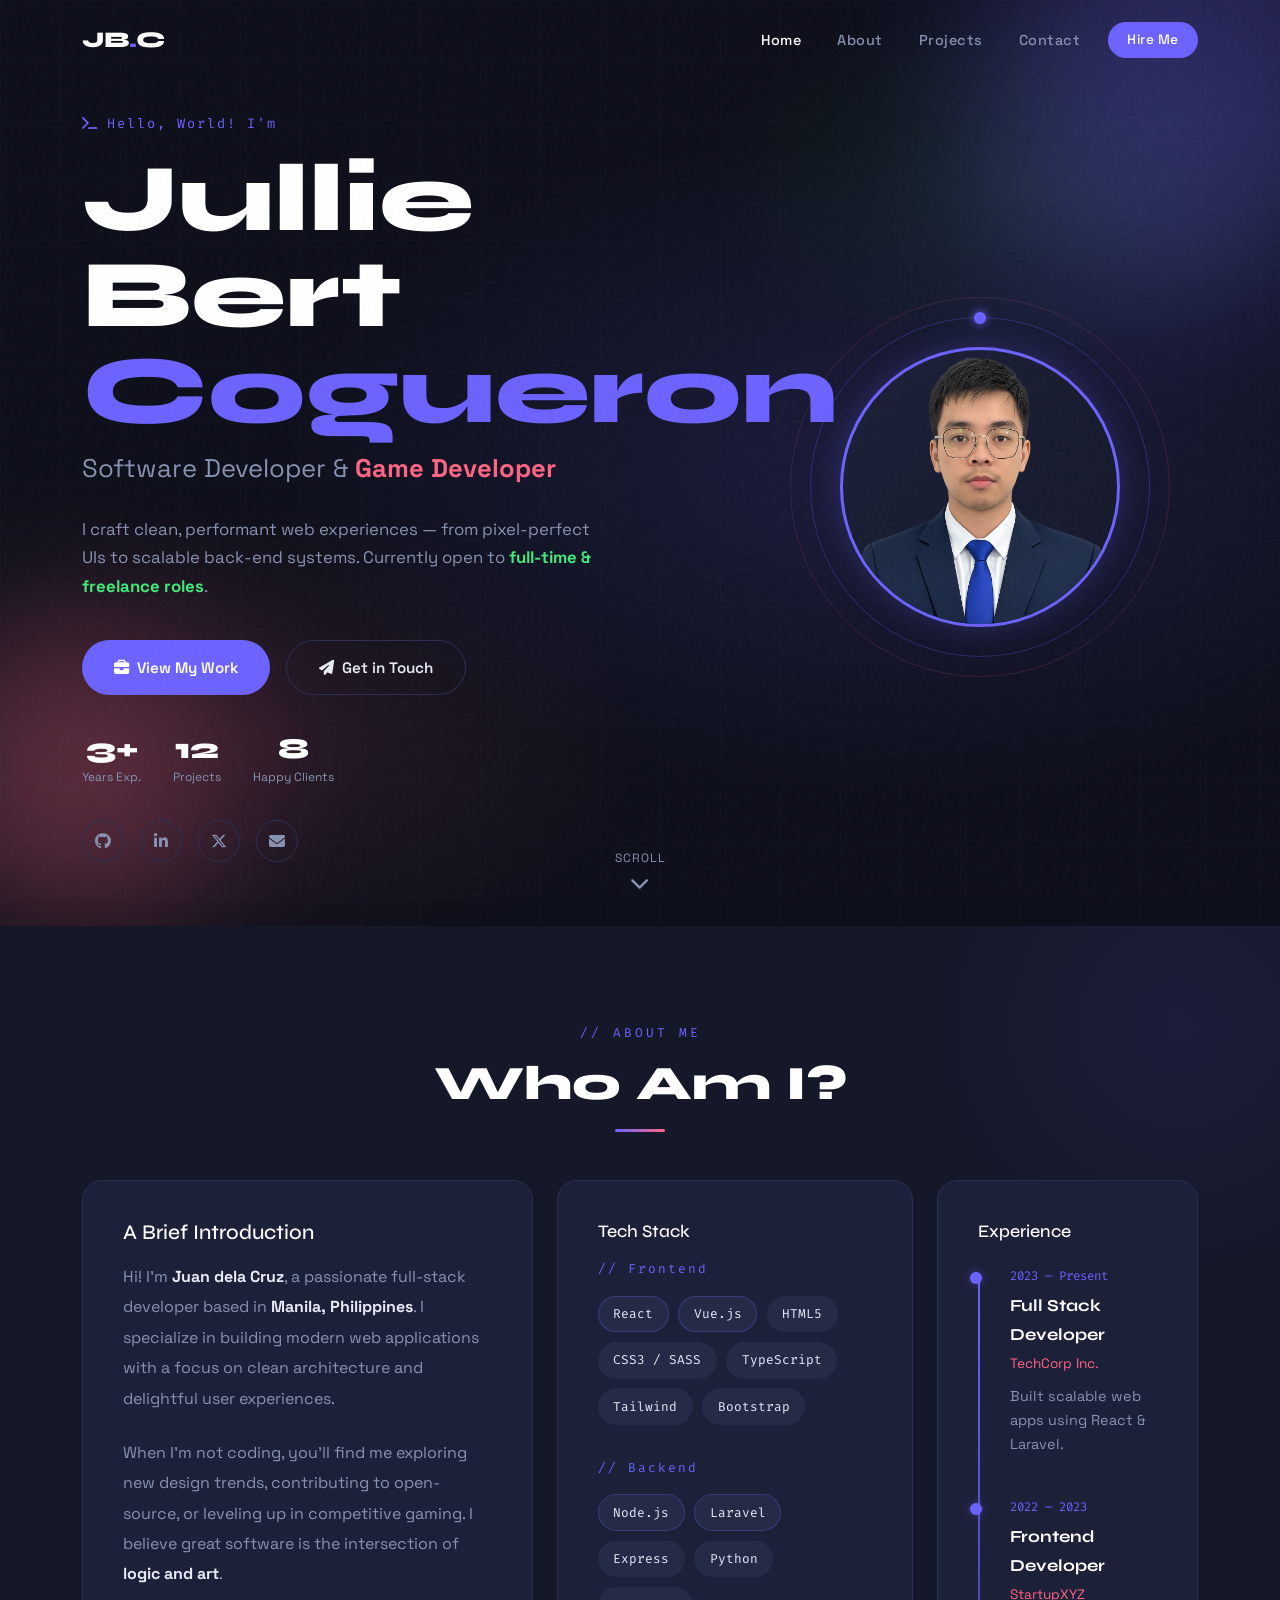
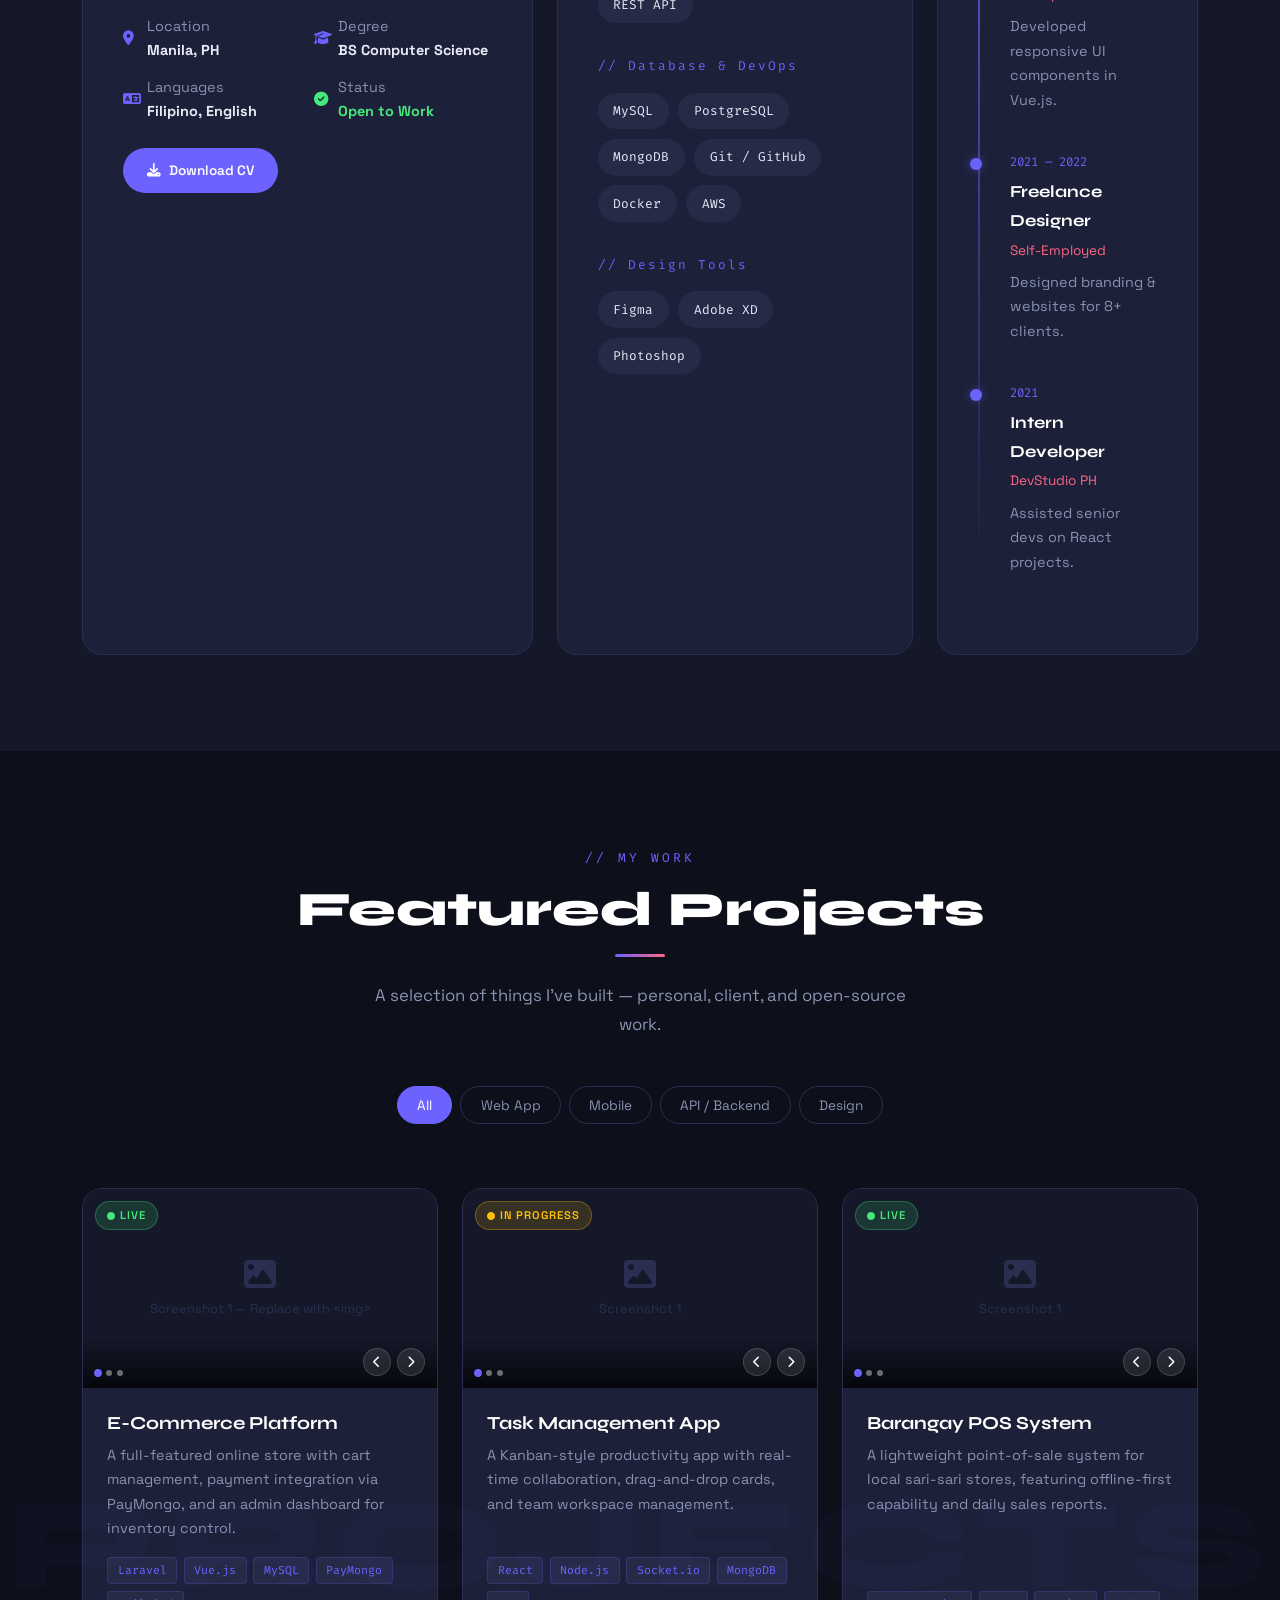
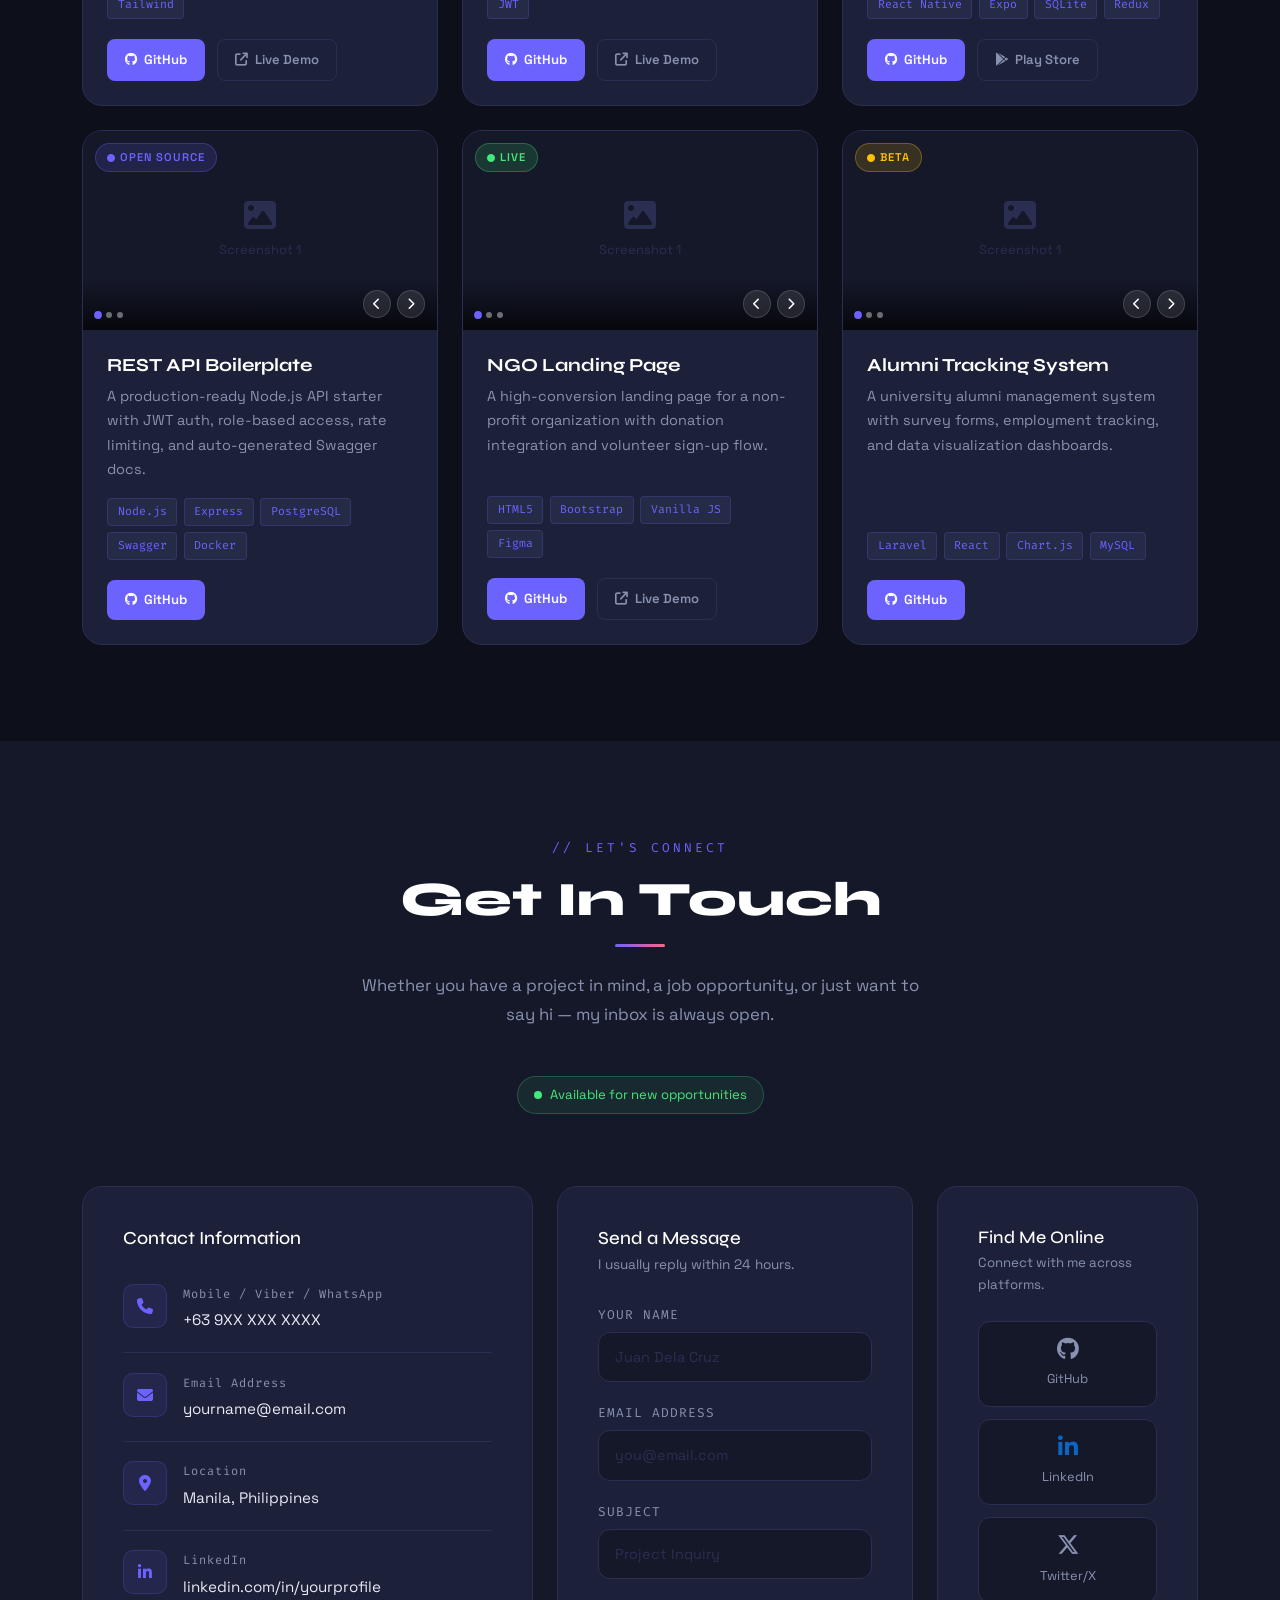
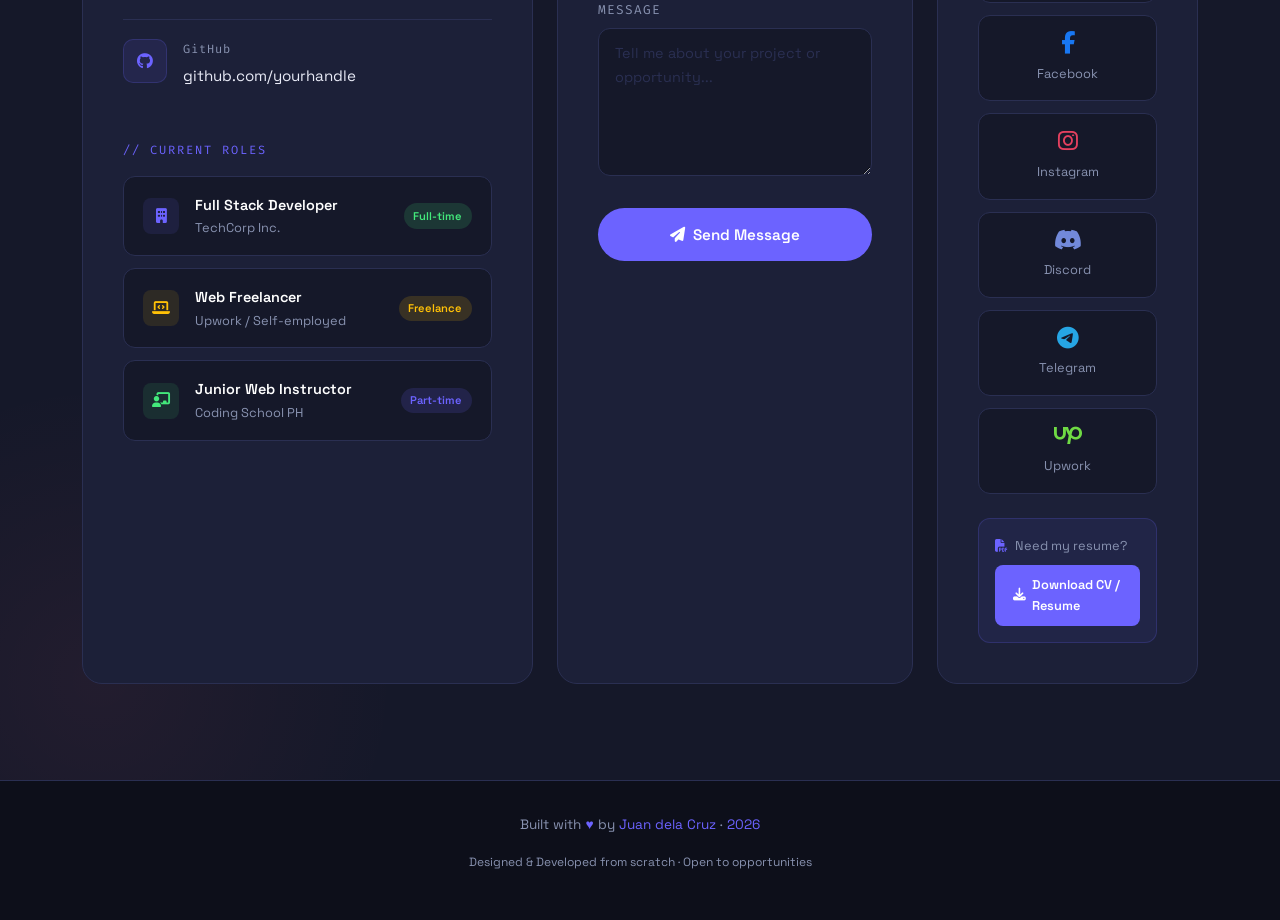
<file: Backend/index.html>
<!DOCTYPE html>
<html lang="en">
<head>
    <meta charset="UTF-8" />
    <meta name="viewport" content="width=device-width, initial-scale=1.0" />
    <title>Juan dela Cruz — Portfolio</title>
    <meta name="description" content="Full Stack Developer & UI/UX Designer Portfolio" />
    <!-- Bootstrap 5 -->
    <link href="https://cdn.jsdelivr.net/npm/bootstrap@5.3.3/dist/css/bootstrap.min.css" rel="stylesheet" />

    <!-- Font Awesome -->
    <link href="https://cdnjs.cloudflare.com/ajax/libs/font-awesome/6.5.2/css/all.min.css" rel="stylesheet" />

    <!-- Google Fonts -->
    <link href="https://fonts.googleapis.com/css2?family=Space+Grotesk:wght@300;400;500;600;700&family=Syne:wght@700;800&family=Fira+Code:wght@400;500&display=swap" rel="stylesheet" />

    <!-- External CSS -->
    <link rel="stylesheet" href="style.css" />
    
</head>
<body>

    <!-- Navbar -->
    <nav id="navbar" class="navbar navbar-expand-lg">
        <div class="container">
        <a class="navbar-brand nav-brand" href="#hero">JB<span>.</span>C</a>

        <button class="navbar-toggler" type="button" data-bs-toggle="collapse" data-bs-target="#navMenu">
            <span class="navbar-toggler-icon"></span>
        </button>

        <div class="collapse navbar-collapse" id="navMenu">
            <ul class="navbar-nav ms-auto align-items-lg-center gap-lg-1">
            <li class="nav-item"><a class="nav-link" href="#hero">Home</a></li>
            <li class="nav-item"><a class="nav-link" href="#about">About</a></li>
            <li class="nav-item"><a class="nav-link" href="#projects">Projects</a></li>
            <li class="nav-item"><a class="nav-link" href="#contact">Contact</a></li>
            <li class="nav-item ms-lg-2">
                <a class="nav-link btn-hire" href="#contact">Hire Me</a>
            </li>
            </ul>
        </div>
        </div>
    </nav>


  <section id="hero">
    <div class="hero-grid"></div>
    <div class="orb orb-1"></div>
    <div class="orb orb-2"></div>

    <div class="container">
        <div class="row align-items-center g-5">

        <!-- Left: Text -->
        <div class="col-lg-7">
            <div class="hero-eyebrow">
                <i class="fa-solid fa-terminal me-2"></i>Hello, World! I'm
            </div>

            <h1 class="hero-name">
                Jullie Bert<br><span class="accent">Cogueron</span>
            </h1>

            <p class="hero-title">
                Software Developer &amp; <strong>Game Developer</strong>
            </p>

            <p class="hero-desc">
                I craft clean, performant web experiences — from pixel-perfect UIs to scalable back-end systems. Currently open to <strong style="color:var(--clr-accent3)">full-time &amp; freelance roles</strong>.
            </p>

            <div class="hero-cta">
            <a href="#projects" class="btn-primary-custom">
                <i class="fa-solid fa-briefcase"></i> View My Work
            </a>
            <a href="#contact" class="btn-outline-custom">
                <i class="fa-solid fa-paper-plane"></i> Get in Touch
            </a>
            </div>

            <!-- Stats -->
            <div class="hero-stats">
            <div class="stat-item">
                <div class="stat-number">3+</div>
                <div class="stat-label">Years Exp.</div>
            </div>
            <div class="stat-item">
                <div class="stat-number">12</div>
                <div class="stat-label">Projects</div>
            </div>
            <div class="stat-item">
                <div class="stat-number">8</div>
                <div class="stat-label">Happy Clients</div>
            </div>
            </div>

          <!-- Socials -->
          <div class="hero-socials">
            <a href="https://github.com/yourhandle" target="_blank" class="social-link" title="GitHub">
              <i class="fa-brands fa-github"></i>
            </a>
            <a href="https://linkedin.com/in/yourprofile" target="_blank" class="social-link" title="LinkedIn">
              <i class="fa-brands fa-linkedin-in"></i>
            </a>
            <a href="https://twitter.com/yourhandle" target="_blank" class="social-link" title="Twitter/X">
              <i class="fa-brands fa-x-twitter"></i>
            </a>
            <a href="mailto:you@email.com" class="social-link" title="Email">
              <i class="fa-solid fa-envelope"></i>
            </a>
          </div>
        </div>

        <!-- Right: Avatar -->
        <div class="col-lg-5 d-flex justify-content-center">
          <div class="hero-avatar-wrap">
            <div class="hero-avatar-ring-2"></div>
            <div class="hero-avatar-ring"></div>
            <div class="avatar-placeholder">
              <img src="Assets/ProfilePicture.png" alt="">
            </div>
          </div>
        </div>

      </div>
    </div>

    <div class="scroll-indicator">
      <span>SCROLL</span>
      <i class="fa-solid fa-chevron-down"></i>
    </div>
  </section>

  <!-- =============================================
       ABOUT / SKILLS SECTION
  ============================================= -->
  <section id="about">
    <div class="container">

      <div class="text-center mb-5 reveal">
        <div class="section-eyebrow">// about me</div>
        <h2 class="section-title">Who Am I?</h2>
        <div class="section-divider mx-auto"></div>
      </div>

      <div class="row g-4">

        <!-- Bio + Info -->
        <div class="col-lg-5 reveal reveal-delay-1">
          <div class="about-card h-100">
            <h3 class="mb-3" style="font-size:1.3rem;">A Brief Introduction</h3>
            <p class="about-text">
              Hi! I'm <strong>Juan dela Cruz</strong>, a passionate full-stack developer based in
              <strong>Manila, Philippines</strong>. I specialize in building modern web applications
              with a focus on clean architecture and delightful user experiences.
            </p>
            <p class="about-text">
              When I'm not coding, you'll find me exploring new design trends, contributing to open-source,
              or leveling up in competitive gaming. I believe great software is the intersection of
              <strong>logic and art</strong>.
            </p>

            <!-- Key Info Grid -->
            <div class="info-grid">
              <div class="info-item">
                <i class="fa-solid fa-location-dot"></i>
                <div><span>Location</span><br><strong>Manila, PH</strong></div>
              </div>
              <div class="info-item">
                <i class="fa-solid fa-graduation-cap"></i>
                <div><span>Degree</span><br><strong>BS Computer Science</strong></div>
              </div>
              <div class="info-item">
                <i class="fa-solid fa-language"></i>
                <div><span>Languages</span><br><strong>Filipino, English</strong></div>
              </div>
              <div class="info-item">
                <i class="fa-solid fa-circle-check" style="color:var(--clr-accent3)"></i>
                <div><span>Status</span><br><strong style="color:var(--clr-accent3)">Open to Work</strong></div>
              </div>
            </div>

            <a href="#" class="btn-primary-custom mt-4 d-inline-flex" style="padding:0.7rem 1.5rem;font-size:0.85rem;">
              <i class="fa-solid fa-download"></i> Download CV
            </a>
          </div>
        </div>

        <!-- Skills -->
        <div class="col-lg-4 reveal reveal-delay-2">
          <div class="about-card h-100">
            <h3 class="mb-3" style="font-size:1.1rem;">Tech Stack</h3>

            <div class="skill-category">
              <div class="skill-cat-title">// Frontend</div>
              <div class="skills-cloud">
                <span class="skill-badge highlight">React</span>
                <span class="skill-badge highlight">Vue.js</span>
                <span class="skill-badge">HTML5</span>
                <span class="skill-badge">CSS3 / SASS</span>
                <span class="skill-badge">TypeScript</span>
                <span class="skill-badge">Tailwind</span>
                <span class="skill-badge">Bootstrap</span>
              </div>
            </div>

            <div class="skill-category">
              <div class="skill-cat-title">// Backend</div>
              <div class="skills-cloud">
                <span class="skill-badge highlight">Node.js</span>
                <span class="skill-badge highlight">Laravel</span>
                <span class="skill-badge">Express</span>
                <span class="skill-badge">Python</span>
                <span class="skill-badge">REST API</span>
              </div>
            </div>

            <div class="skill-category">
              <div class="skill-cat-title">// Database & DevOps</div>
              <div class="skills-cloud">
                <span class="skill-badge">MySQL</span>
                <span class="skill-badge">PostgreSQL</span>
                <span class="skill-badge">MongoDB</span>
                <span class="skill-badge">Git / GitHub</span>
                <span class="skill-badge">Docker</span>
                <span class="skill-badge">AWS</span>
              </div>
            </div>

            <div class="skill-category">
              <div class="skill-cat-title">// Design Tools</div>
              <div class="skills-cloud">
                <span class="skill-badge">Figma</span>
                <span class="skill-badge">Adobe XD</span>
                <span class="skill-badge">Photoshop</span>
              </div>
            </div>
          </div>
        </div>

        <!-- Experience Timeline -->
        <div class="col-lg-3 reveal reveal-delay-3">
          <div class="about-card h-100">
            <h3 class="mb-4" style="font-size:1.1rem;">Experience</h3>
            <div class="timeline">
              <div class="timeline-item">
                <div class="timeline-date">2023 — Present</div>
                <div class="timeline-role">Full Stack Developer</div>
                <div class="timeline-company">TechCorp Inc.</div>
                <div class="timeline-desc">Built scalable web apps using React & Laravel.</div>
              </div>
              <div class="timeline-item">
                <div class="timeline-date">2022 — 2023</div>
                <div class="timeline-role">Frontend Developer</div>
                <div class="timeline-company">StartupXYZ</div>
                <div class="timeline-desc">Developed responsive UI components in Vue.js.</div>
              </div>
              <div class="timeline-item">
                <div class="timeline-date">2021 — 2022</div>
                <div class="timeline-role">Freelance Designer</div>
                <div class="timeline-company">Self-Employed</div>
                <div class="timeline-desc">Designed branding & websites for 8+ clients.</div>
              </div>
              <div class="timeline-item">
                <div class="timeline-date">2021</div>
                <div class="timeline-role">Intern Developer</div>
                <div class="timeline-company">DevStudio PH</div>
                <div class="timeline-desc">Assisted senior devs on React projects.</div>
              </div>
            </div>
          </div>
        </div>

      </div>
    </div>
  </section>

  <!-- =============================================
       PROJECTS SECTION
  ============================================= -->
  <section id="projects">
    <div class="container">

      <div class="text-center mb-4 reveal">
        <div class="section-eyebrow">// my work</div>
        <h2 class="section-title">Featured Projects</h2>
        <div class="section-divider mx-auto"></div>
        <p class="section-subtitle mx-auto">
          A selection of things I've built — personal, client, and open-source work.
        </p>
      </div>

      <!-- Filter Buttons -->
      <div class="project-filters justify-content-center d-flex reveal">
        <button class="filter-btn active" data-filter="all">All</button>
        <button class="filter-btn" data-filter="web">Web App</button>
        <button class="filter-btn" data-filter="mobile">Mobile</button>
        <button class="filter-btn" data-filter="api">API / Backend</button>
        <button class="filter-btn" data-filter="design">Design</button>
      </div>

      <!-- Projects Grid -->
      <div class="row g-4 mt-1" id="projects-grid">

        <!-- ---- PROJECT 1 ---- -->
        <div class="col-lg-4 col-md-6 project-item reveal reveal-delay-1" data-category="web">
          <div class="project-card">
            <!-- Gallery -->
            <div class="project-gallery">
              <span class="project-status status-live">
                <i class="fa-solid fa-circle" style="font-size:0.5rem"></i> Live
              </span>
              <div class="gallery-track" id="gallery-track-1">
                <!-- Screenshot 1 -->
                <div class="gallery-slide">
                  <div class="gallery-placeholder">
                    <i class="fa-solid fa-image"></i>
                    <span>Screenshot 1 — Replace with &lt;img&gt;</span>
                  </div>
                </div>
                <!-- Screenshot 2 -->
                <div class="gallery-slide">
                  <div class="gallery-placeholder">
                    <i class="fa-solid fa-image"></i>
                    <span>Screenshot 2</span>
                  </div>
                </div>
                <!-- Screenshot 3 -->
                <div class="gallery-slide">
                  <div class="gallery-placeholder">
                    <i class="fa-solid fa-image"></i>
                    <span>Screenshot 3</span>
                  </div>
                </div>
              </div>
              <div class="gallery-nav">
                <div class="gallery-dots" id="dots-1">
                  <button class="gallery-dot active" onclick="goToSlide(1,0)"></button>
                  <button class="gallery-dot" onclick="goToSlide(1,1)"></button>
                  <button class="gallery-dot" onclick="goToSlide(1,2)"></button>
                </div>
                <div class="gallery-arrows">
                  <button class="gallery-arrow" onclick="changeSlide(1,-1)"><i class="fa-solid fa-chevron-left"></i></button>
                  <button class="gallery-arrow" onclick="changeSlide(1,1)"><i class="fa-solid fa-chevron-right"></i></button>
                </div>
              </div>
            </div>

            <div class="project-body">
              <h3 class="project-title">E-Commerce Platform</h3>
              <p class="project-desc">
                A full-featured online store with cart management, payment integration via PayMongo, and an admin dashboard for inventory control.
              </p>
              <div class="tech-stack">
                <span class="tech-tag">Laravel</span>
                <span class="tech-tag">Vue.js</span>
                <span class="tech-tag">MySQL</span>
                <span class="tech-tag">PayMongo</span>
                <span class="tech-tag">Tailwind</span>
              </div>
              <div class="project-links">
                <a href="https://github.com/yourhandle/project1" target="_blank" class="btn-project btn-project-primary">
                  <i class="fa-brands fa-github"></i> GitHub
                </a>
                <a href="https://your-live-link.com" target="_blank" class="btn-project btn-project-ghost">
                  <i class="fa-solid fa-arrow-up-right-from-square"></i> Live Demo
                </a>
              </div>
            </div>
          </div>
        </div>

        <!-- ---- PROJECT 2 ---- -->
        <div class="col-lg-4 col-md-6 project-item reveal reveal-delay-2" data-category="web">
          <div class="project-card">
            <div class="project-gallery">
              <span class="project-status status-wip">
                <i class="fa-solid fa-circle" style="font-size:0.5rem"></i> In Progress
              </span>
              <div class="gallery-track" id="gallery-track-2">
                <div class="gallery-slide">
                  <div class="gallery-placeholder"><i class="fa-solid fa-image"></i><span>Screenshot 1</span></div>
                </div>
                <div class="gallery-slide">
                  <div class="gallery-placeholder"><i class="fa-solid fa-image"></i><span>Screenshot 2</span></div>
                </div>
                <div class="gallery-slide">
                  <div class="gallery-placeholder"><i class="fa-solid fa-image"></i><span>Screenshot 3</span></div>
                </div>
              </div>
              <div class="gallery-nav">
                <div class="gallery-dots" id="dots-2">
                  <button class="gallery-dot active" onclick="goToSlide(2,0)"></button>
                  <button class="gallery-dot" onclick="goToSlide(2,1)"></button>
                  <button class="gallery-dot" onclick="goToSlide(2,2)"></button>
                </div>
                <div class="gallery-arrows">
                  <button class="gallery-arrow" onclick="changeSlide(2,-1)"><i class="fa-solid fa-chevron-left"></i></button>
                  <button class="gallery-arrow" onclick="changeSlide(2,1)"><i class="fa-solid fa-chevron-right"></i></button>
                </div>
              </div>
            </div>
            <div class="project-body">
              <h3 class="project-title">Task Management App</h3>
              <p class="project-desc">
                A Kanban-style productivity app with real-time collaboration, drag-and-drop cards, and team workspace management.
              </p>
              <div class="tech-stack">
                <span class="tech-tag">React</span>
                <span class="tech-tag">Node.js</span>
                <span class="tech-tag">Socket.io</span>
                <span class="tech-tag">MongoDB</span>
                <span class="tech-tag">JWT</span>
              </div>
              <div class="project-links">
                <a href="https://github.com/yourhandle/project2" target="_blank" class="btn-project btn-project-primary">
                  <i class="fa-brands fa-github"></i> GitHub
                </a>
                <a href="#" class="btn-project btn-project-ghost">
                  <i class="fa-solid fa-arrow-up-right-from-square"></i> Live Demo
                </a>
              </div>
            </div>
          </div>
        </div>

        <!-- ---- PROJECT 3 ---- -->
        <div class="col-lg-4 col-md-6 project-item reveal reveal-delay-3" data-category="mobile">
          <div class="project-card">
            <div class="project-gallery">
              <span class="project-status status-live">
                <i class="fa-solid fa-circle" style="font-size:0.5rem"></i> Live
              </span>
              <div class="gallery-track" id="gallery-track-3">
                <div class="gallery-slide">
                  <div class="gallery-placeholder"><i class="fa-solid fa-image"></i><span>Screenshot 1</span></div>
                </div>
                <div class="gallery-slide">
                  <div class="gallery-placeholder"><i class="fa-solid fa-image"></i><span>Screenshot 2</span></div>
                </div>
                <div class="gallery-slide">
                  <div class="gallery-placeholder"><i class="fa-solid fa-image"></i><span>Screenshot 3</span></div>
                </div>
              </div>
              <div class="gallery-nav">
                <div class="gallery-dots" id="dots-3">
                  <button class="gallery-dot active" onclick="goToSlide(3,0)"></button>
                  <button class="gallery-dot" onclick="goToSlide(3,1)"></button>
                  <button class="gallery-dot" onclick="goToSlide(3,2)"></button>
                </div>
                <div class="gallery-arrows">
                  <button class="gallery-arrow" onclick="changeSlide(3,-1)"><i class="fa-solid fa-chevron-left"></i></button>
                  <button class="gallery-arrow" onclick="changeSlide(3,1)"><i class="fa-solid fa-chevron-right"></i></button>
                </div>
              </div>
            </div>
            <div class="project-body">
              <h3 class="project-title">Barangay POS System</h3>
              <p class="project-desc">
                A lightweight point-of-sale system for local sari-sari stores, featuring offline-first capability and daily sales reports.
              </p>
              <div class="tech-stack">
                <span class="tech-tag">React Native</span>
                <span class="tech-tag">Expo</span>
                <span class="tech-tag">SQLite</span>
                <span class="tech-tag">Redux</span>
              </div>
              <div class="project-links">
                <a href="https://github.com/yourhandle/project3" target="_blank" class="btn-project btn-project-primary">
                  <i class="fa-brands fa-github"></i> GitHub
                </a>
                <a href="#" class="btn-project btn-project-ghost">
                  <i class="fa-brands fa-google-play"></i> Play Store
                </a>
              </div>
            </div>
          </div>
        </div>

        <!-- ---- PROJECT 4 ---- -->
        <div class="col-lg-4 col-md-6 project-item reveal reveal-delay-1" data-category="api">
          <div class="project-card">
            <div class="project-gallery">
              <span class="project-status status-archived">
                <i class="fa-solid fa-circle" style="font-size:0.5rem"></i> Open Source
              </span>
              <div class="gallery-track" id="gallery-track-4">
                <div class="gallery-slide">
                  <div class="gallery-placeholder"><i class="fa-solid fa-image"></i><span>Screenshot 1</span></div>
                </div>
                <div class="gallery-slide">
                  <div class="gallery-placeholder"><i class="fa-solid fa-image"></i><span>Screenshot 2</span></div>
                </div>
                <div class="gallery-slide">
                  <div class="gallery-placeholder"><i class="fa-solid fa-image"></i><span>Screenshot 3</span></div>
                </div>
              </div>
              <div class="gallery-nav">
                <div class="gallery-dots" id="dots-4">
                  <button class="gallery-dot active" onclick="goToSlide(4,0)"></button>
                  <button class="gallery-dot" onclick="goToSlide(4,1)"></button>
                  <button class="gallery-dot" onclick="goToSlide(4,2)"></button>
                </div>
                <div class="gallery-arrows">
                  <button class="gallery-arrow" onclick="changeSlide(4,-1)"><i class="fa-solid fa-chevron-left"></i></button>
                  <button class="gallery-arrow" onclick="changeSlide(4,1)"><i class="fa-solid fa-chevron-right"></i></button>
                </div>
              </div>
            </div>
            <div class="project-body">
              <h3 class="project-title">REST API Boilerplate</h3>
              <p class="project-desc">
                A production-ready Node.js API starter with JWT auth, role-based access, rate limiting, and auto-generated Swagger docs.
              </p>
              <div class="tech-stack">
                <span class="tech-tag">Node.js</span>
                <span class="tech-tag">Express</span>
                <span class="tech-tag">PostgreSQL</span>
                <span class="tech-tag">Swagger</span>
                <span class="tech-tag">Docker</span>
              </div>
              <div class="project-links">
                <a href="https://github.com/yourhandle/project4" target="_blank" class="btn-project btn-project-primary">
                  <i class="fa-brands fa-github"></i> GitHub
                </a>
              </div>
            </div>
          </div>
        </div>

        <!-- ---- PROJECT 5 ---- -->
        <div class="col-lg-4 col-md-6 project-item reveal reveal-delay-2" data-category="design">
          <div class="project-card">
            <div class="project-gallery">
              <span class="project-status status-live">
                <i class="fa-solid fa-circle" style="font-size:0.5rem"></i> Live
              </span>
              <div class="gallery-track" id="gallery-track-5">
                <div class="gallery-slide">
                  <div class="gallery-placeholder"><i class="fa-solid fa-image"></i><span>Screenshot 1</span></div>
                </div>
                <div class="gallery-slide">
                  <div class="gallery-placeholder"><i class="fa-solid fa-image"></i><span>Screenshot 2</span></div>
                </div>
                <div class="gallery-slide">
                  <div class="gallery-placeholder"><i class="fa-solid fa-image"></i><span>Screenshot 3</span></div>
                </div>
              </div>
              <div class="gallery-nav">
                <div class="gallery-dots" id="dots-5">
                  <button class="gallery-dot active" onclick="goToSlide(5,0)"></button>
                  <button class="gallery-dot" onclick="goToSlide(5,1)"></button>
                  <button class="gallery-dot" onclick="goToSlide(5,2)"></button>
                </div>
                <div class="gallery-arrows">
                  <button class="gallery-arrow" onclick="changeSlide(5,-1)"><i class="fa-solid fa-chevron-left"></i></button>
                  <button class="gallery-arrow" onclick="changeSlide(5,1)"><i class="fa-solid fa-chevron-right"></i></button>
                </div>
              </div>
            </div>
            <div class="project-body">
              <h3 class="project-title">NGO Landing Page</h3>
              <p class="project-desc">
                A high-conversion landing page for a non-profit organization with donation integration and volunteer sign-up flow.
              </p>
              <div class="tech-stack">
                <span class="tech-tag">HTML5</span>
                <span class="tech-tag">Bootstrap</span>
                <span class="tech-tag">Vanilla JS</span>
                <span class="tech-tag">Figma</span>
              </div>
              <div class="project-links">
                <a href="https://github.com/yourhandle/project5" target="_blank" class="btn-project btn-project-primary">
                  <i class="fa-brands fa-github"></i> GitHub
                </a>
                <a href="#" class="btn-project btn-project-ghost">
                  <i class="fa-solid fa-arrow-up-right-from-square"></i> Live Demo
                </a>
              </div>
            </div>
          </div>
        </div>

        <!-- ---- PROJECT 6 ---- -->
        <div class="col-lg-4 col-md-6 project-item reveal reveal-delay-3" data-category="web">
          <div class="project-card">
            <div class="project-gallery">
              <span class="project-status status-wip">
                <i class="fa-solid fa-circle" style="font-size:0.5rem"></i> Beta
              </span>
              <div class="gallery-track" id="gallery-track-6">
                <div class="gallery-slide">
                  <div class="gallery-placeholder"><i class="fa-solid fa-image"></i><span>Screenshot 1</span></div>
                </div>
                <div class="gallery-slide">
                  <div class="gallery-placeholder"><i class="fa-solid fa-image"></i><span>Screenshot 2</span></div>
                </div>
                <div class="gallery-slide">
                  <div class="gallery-placeholder"><i class="fa-solid fa-image"></i><span>Screenshot 3</span></div>
                </div>
              </div>
              <div class="gallery-nav">
                <div class="gallery-dots" id="dots-6">
                  <button class="gallery-dot active" onclick="goToSlide(6,0)"></button>
                  <button class="gallery-dot" onclick="goToSlide(6,1)"></button>
                  <button class="gallery-dot" onclick="goToSlide(6,2)"></button>
                </div>
                <div class="gallery-arrows">
                  <button class="gallery-arrow" onclick="changeSlide(6,-1)"><i class="fa-solid fa-chevron-left"></i></button>
                  <button class="gallery-arrow" onclick="changeSlide(6,1)"><i class="fa-solid fa-chevron-right"></i></button>
                </div>
              </div>
            </div>
            <div class="project-body">
              <h3 class="project-title">Alumni Tracking System</h3>
              <p class="project-desc">
                A university alumni management system with survey forms, employment tracking, and data visualization dashboards.
              </p>
              <div class="tech-stack">
                <span class="tech-tag">Laravel</span>
                <span class="tech-tag">React</span>
                <span class="tech-tag">Chart.js</span>
                <span class="tech-tag">MySQL</span>
              </div>
              <div class="project-links">
                <a href="https://github.com/yourhandle/project6" target="_blank" class="btn-project btn-project-primary">
                  <i class="fa-brands fa-github"></i> GitHub
                </a>
              </div>
            </div>
          </div>
        </div>

      </div><!-- end projects-grid -->
    </div>
  </section>

  <!-- =============================================
       CONTACT SECTION
  ============================================= -->
  <section id="contact">
    <div class="container">

      <div class="text-center mb-5 reveal">
        <div class="section-eyebrow">// let's connect</div>
        <h2 class="section-title">Get In Touch</h2>
        <div class="section-divider mx-auto"></div>
        <p class="section-subtitle mx-auto">
          Whether you have a project in mind, a job opportunity, or just want to say hi — my inbox is always open.
        </p>
        <div class="availability-badge d-inline-flex">
          <span class="availability-dot"></span>
          Available for new opportunities
        </div>
      </div>

      <div class="row g-4">

        <!-- Contact Info + Jobs -->
        <div class="col-lg-5 reveal reveal-delay-1">
          <div class="contact-card h-100">
            <h3 style="font-size:1.15rem;" class="mb-3">Contact Information</h3>

            <ul class="contact-info-list">
              <li class="contact-info-item">
                <div class="contact-icon"><i class="fa-solid fa-phone"></i></div>
                <div>
                  <div class="contact-info-label">Mobile / Viber / WhatsApp</div>
                  <div class="contact-info-value">
                    <a href="tel:+639XXXXXXXXX">+63 9XX XXX XXXX</a>
                  </div>
                </div>
              </li>
              <li class="contact-info-item">
                <div class="contact-icon"><i class="fa-solid fa-envelope"></i></div>
                <div>
                  <div class="contact-info-label">Email Address</div>
                  <div class="contact-info-value">
                    <a href="mailto:yourname@email.com">yourname@email.com</a>
                  </div>
                </div>
              </li>
              <li class="contact-info-item">
                <div class="contact-icon"><i class="fa-solid fa-location-dot"></i></div>
                <div>
                  <div class="contact-info-label">Location</div>
                  <div class="contact-info-value">Manila, Philippines</div>
                </div>
              </li>
              <li class="contact-info-item">
                <div class="contact-icon"><i class="fa-brands fa-linkedin-in"></i></div>
                <div>
                  <div class="contact-info-label">LinkedIn</div>
                  <div class="contact-info-value">
                    <a href="https://linkedin.com/in/yourprofile" target="_blank">linkedin.com/in/yourprofile</a>
                  </div>
                </div>
              </li>
              <li class="contact-info-item">
                <div class="contact-icon"><i class="fa-brands fa-github"></i></div>
                <div>
                  <div class="contact-info-label">GitHub</div>
                  <div class="contact-info-value">
                    <a href="https://github.com/yourhandle" target="_blank">github.com/yourhandle</a>
                  </div>
                </div>
              </li>
            </ul>

            <!-- Current Jobs / Roles — Dynamic, add as many as you need -->
            <div class="jobs-section">
              <div class="jobs-label">// CURRENT ROLES</div>

              <div class="job-card">
                <div class="job-card-icon" style="background:rgba(108,99,255,0.1);color:var(--clr-accent);">
                  <i class="fa-solid fa-building"></i>
                </div>
                <div>
                  <div class="job-card-title">Full Stack Developer</div>
                  <div class="job-card-company">TechCorp Inc.</div>
                </div>
                <span class="job-card-badge badge-active">Full-time</span>
              </div>

              <div class="job-card">
                <div class="job-card-icon" style="background:rgba(255,193,7,0.1);color:#ffc107;">
                  <i class="fa-solid fa-laptop-code"></i>
                </div>
                <div>
                  <div class="job-card-title">Web Freelancer</div>
                  <div class="job-card-company">Upwork / Self-employed</div>
                </div>
                <span class="job-card-badge badge-freelance">Freelance</span>
              </div>

              <div class="job-card">
                <div class="job-card-icon" style="background:rgba(67,233,123,0.1);color:var(--clr-accent3);">
                  <i class="fa-solid fa-chalkboard-user"></i>
                </div>
                <div>
                  <div class="job-card-title">Junior Web Instructor</div>
                  <div class="job-card-company">Coding School PH</div>
                </div>
                <span class="job-card-badge badge-part">Part-time</span>
              </div>

              <!-- Add more job-card blocks as needed -->
            </div>
          </div>
        </div>

        <!-- Contact Form -->
        <div class="col-lg-4 reveal reveal-delay-2">
          <div class="contact-card h-100">
            <h3 style="font-size:1.15rem;" class="mb-1">Send a Message</h3>
            <p style="font-size:0.85rem;color:var(--clr-muted);" class="mb-4">I usually reply within 24 hours.</p>

            <div class="contact-form">
              <div class="mb-3">
                <label class="form-label-custom">YOUR NAME</label>
                <input type="text" class="form-control-custom" placeholder="Juan Dela Cruz" />
              </div>
              <div class="mb-3">
                <label class="form-label-custom">EMAIL ADDRESS</label>
                <input type="email" class="form-control-custom" placeholder="you@email.com" />
              </div>
              <div class="mb-3">
                <label class="form-label-custom">SUBJECT</label>
                <input type="text" class="form-control-custom" placeholder="Project Inquiry" />
              </div>
              <div class="mb-4">
                <label class="form-label-custom">MESSAGE</label>
                <textarea class="form-control-custom" rows="5" placeholder="Tell me about your project or opportunity..."></textarea>
              </div>
              <button type="button" class="btn-primary-custom w-100 justify-content-center" onclick="handleFormSubmit(this)">
                <i class="fa-solid fa-paper-plane"></i> Send Message
              </button>
            </div>
          </div>
        </div>

        <!-- Social Links -->
        <div class="col-lg-3 reveal reveal-delay-3">
          <div class="contact-card h-100">
            <h3 style="font-size:1.1rem;" class="mb-1">Find Me Online</h3>
            <p style="font-size:0.83rem;color:var(--clr-muted);" class="mb-3">Connect with me across platforms.</p>

            <div class="social-grid">
              <a href="https://github.com/yourhandle" target="_blank" class="social-card">
                <i class="fa-brands fa-github"></i>
                <span>GitHub</span>
              </a>
              <a href="https://linkedin.com/in/yourprofile" target="_blank" class="social-card">
                <i class="fa-brands fa-linkedin-in" style="color:#0a66c2"></i>
                <span>LinkedIn</span>
              </a>
              <a href="https://twitter.com/yourhandle" target="_blank" class="social-card">
                <i class="fa-brands fa-x-twitter"></i>
                <span>Twitter/X</span>
              </a>
              <a href="https://facebook.com/yourprofile" target="_blank" class="social-card">
                <i class="fa-brands fa-facebook-f" style="color:#1877f2"></i>
                <span>Facebook</span>
              </a>
              <a href="https://instagram.com/yourhandle" target="_blank" class="social-card">
                <i class="fa-brands fa-instagram" style="color:#e4405f"></i>
                <span>Instagram</span>
              </a>
              <a href="https://discord.gg/yourserver" target="_blank" class="social-card">
                <i class="fa-brands fa-discord" style="color:#7289da"></i>
                <span>Discord</span>
              </a>
              <a href="https://t.me/yourhandle" target="_blank" class="social-card">
                <i class="fa-brands fa-telegram" style="color:#26a5e4"></i>
                <span>Telegram</span>
              </a>
              <a href="https://upwork.com/freelancers/~yourprofile" target="_blank" class="social-card">
                <i class="fa-brands fa-upwork" style="color:#6fda44"></i>
                <span>Upwork</span>
              </a>
            </div>

            <!-- Quick CTA -->
            <div class="mt-4 p-3" style="background:rgba(108,99,255,0.08);border:1px solid rgba(108,99,255,0.2);border-radius:12px;">
              <div style="font-size:0.8rem;color:var(--clr-muted);margin-bottom:0.5rem;">
                <i class="fa-solid fa-file-pdf me-1" style="color:var(--clr-accent)"></i> Need my resume?
              </div>
              <a href="#" class="btn-project btn-project-primary" style="font-size:0.8rem;">
                <i class="fa-solid fa-download"></i> Download CV / Resume
              </a>
            </div>
          </div>
        </div>

      </div>
    </div>
  </section>

  <!-- =============================================
       FOOTER
  ============================================= -->
  <footer>
    <div class="container">
      <p>Built with <span>♥</span> by <span>Juan dela Cruz</span> · <span id="year"></span></p>
      <p style="margin-top:0.3rem;font-size:0.75rem;">Designed & Developed from scratch · Open to opportunities</p>
    </div>
  </footer>

  <!-- =============================================
       SCRIPTS
  ============================================= -->
  <!-- Bootstrap JS -->
  <script src="https://cdn.jsdelivr.net/npm/bootstrap@5.3.3/dist/js/bootstrap.bundle.min.js"></script>

  <script>
    /* ---- Navbar scroll effect ---- */
    const navbar = document.getElementById('navbar');
    window.addEventListener('scroll', () => {
      navbar.classList.toggle('scrolled', window.scrollY > 30);
    });

    /* ---- Active nav link on scroll ---- */
    const sections = document.querySelectorAll('section[id]');
    const navLinks = document.querySelectorAll('.nav-link[href^="#"]');
    window.addEventListener('scroll', () => {
      let current = '';
      sections.forEach(s => {
        if (window.scrollY >= s.offsetTop - 120) current = s.id;
      });
      navLinks.forEach(a => {
        a.classList.toggle('active', a.getAttribute('href') === '#' + current);
      });
    });

    /* ---- Scroll reveal ---- */
    const revealEls = document.querySelectorAll('.reveal');
    const observer = new IntersectionObserver((entries) => {
      entries.forEach(e => {
        if (e.isIntersecting) {
          e.target.classList.add('visible');
          observer.unobserve(e.target);
        }
      });
    }, { threshold: 0.12 });
    revealEls.forEach(el => observer.observe(el));

    /* ---- Gallery Slider ---- */
    const galleryState = {};

    function initGallery(id) {
      galleryState[id] = 0;
    }

    [1, 2, 3, 4, 5, 6].forEach(id => initGallery(id));

    function goToSlide(galleryId, index) {
      const track = document.getElementById(`gallery-track-${galleryId}`);
      const slides = track.querySelectorAll('.gallery-slide');
      const dots = document.querySelectorAll(`#dots-${galleryId} .gallery-dot`);
      const count = slides.length;

      index = (index + count) % count;
      galleryState[galleryId] = index;

      track.style.transform = `translateX(-${index * 100}%)`;
      dots.forEach((d, i) => d.classList.toggle('active', i === index));
    }

    function changeSlide(galleryId, direction) {
      const current = galleryState[galleryId] || 0;
      goToSlide(galleryId, current + direction);
    }

    /* ---- Auto-slide galleries ---- */
    [1, 2, 3, 4, 5, 6].forEach(id => {
      setInterval(() => {
        const current = galleryState[id] || 0;
        goToSlide(id, current + 1);
      }, 3000 + id * 400); // slight offset per gallery
    });

    /* ---- Project Filters ---- */
    const filterBtns = document.querySelectorAll('.filter-btn');
    const projectItems = document.querySelectorAll('.project-item');

    filterBtns.forEach(btn => {
      btn.addEventListener('click', () => {
        filterBtns.forEach(b => b.classList.remove('active'));
        btn.classList.add('active');

        const filter = btn.dataset.filter;
        projectItems.forEach(item => {
          const category = item.dataset.category;
          const show = filter === 'all' || category === filter;
          item.style.opacity = '0';
          item.style.transform = 'scale(0.95)';
          setTimeout(() => {
            item.style.display = show ? '' : 'none';
            if (show) {
              requestAnimationFrame(() => {
                item.style.opacity = '1';
                item.style.transform = 'scale(1)';
                item.style.transition = 'opacity 0.4s ease, transform 0.4s ease';
              });
            }
          }, 200);
        });
      });
    });

    /* ---- Footer year ---- */
    document.getElementById('year').textContent = new Date().getFullYear();

    /* ---- Form submit handler ---- */
    function handleFormSubmit(btn) {
      const original = btn.innerHTML;
      btn.innerHTML = '<i class="fa-solid fa-circle-notch fa-spin"></i> Sending...';
      btn.disabled = true;
      setTimeout(() => {
        btn.innerHTML = '<i class="fa-solid fa-check"></i> Message Sent!';
        btn.style.background = 'var(--clr-accent3)';
        setTimeout(() => {
          btn.innerHTML = original;
          btn.disabled = false;
          btn.style.background = '';
        }, 3000);
      }, 1800);
    }
  </script>

</body>
</html>
</file>
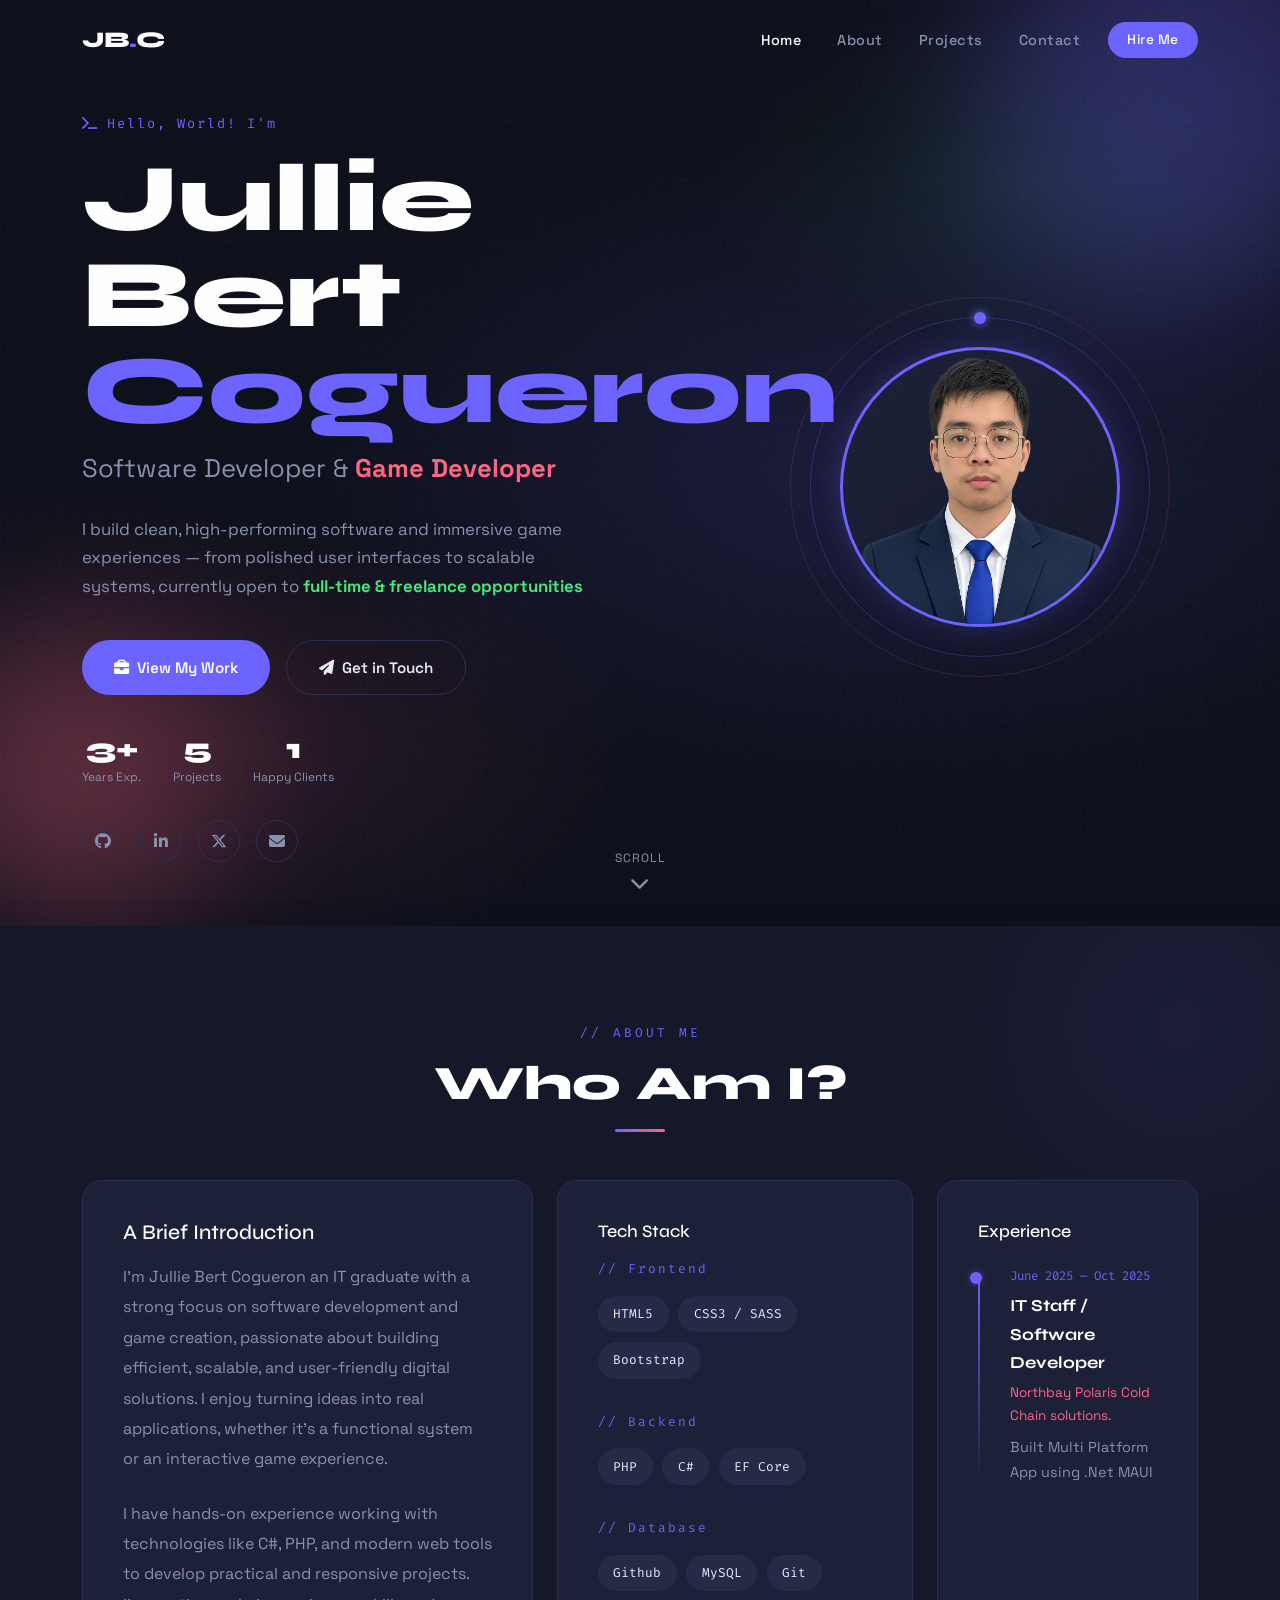
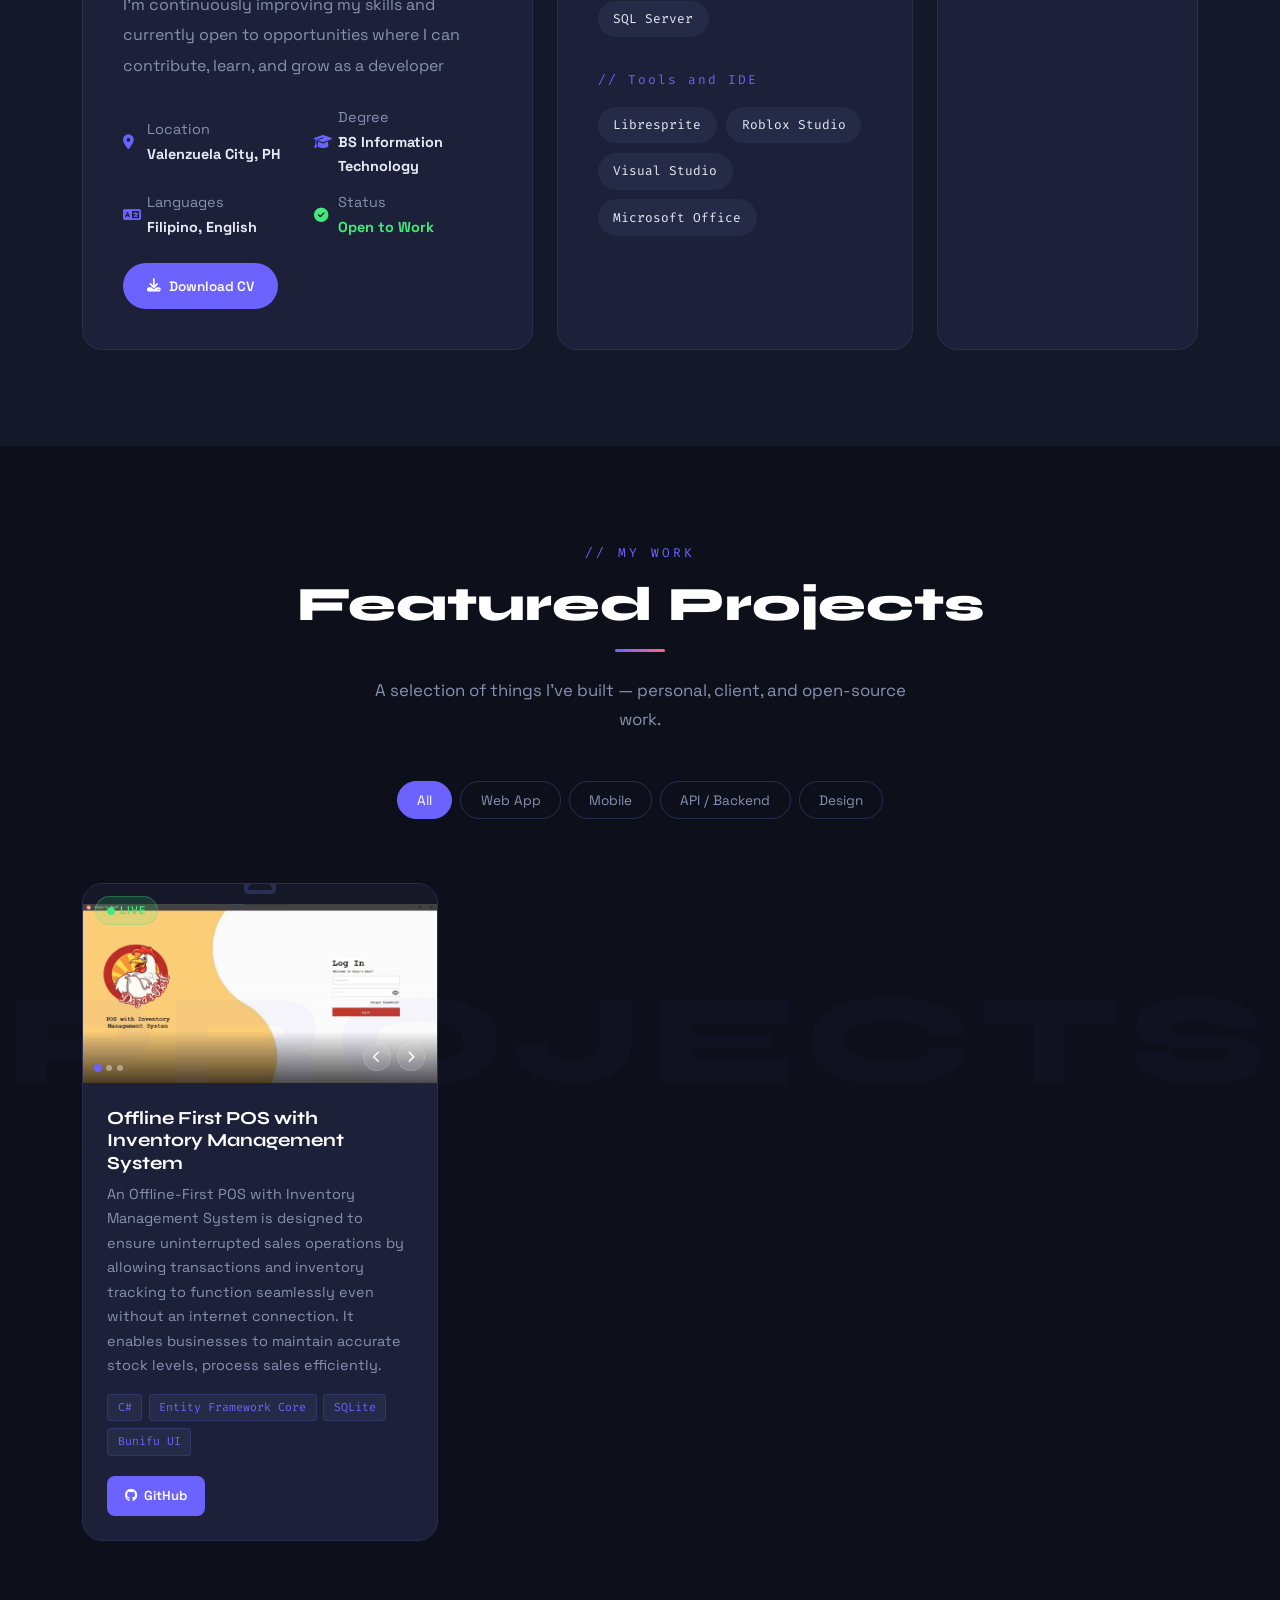
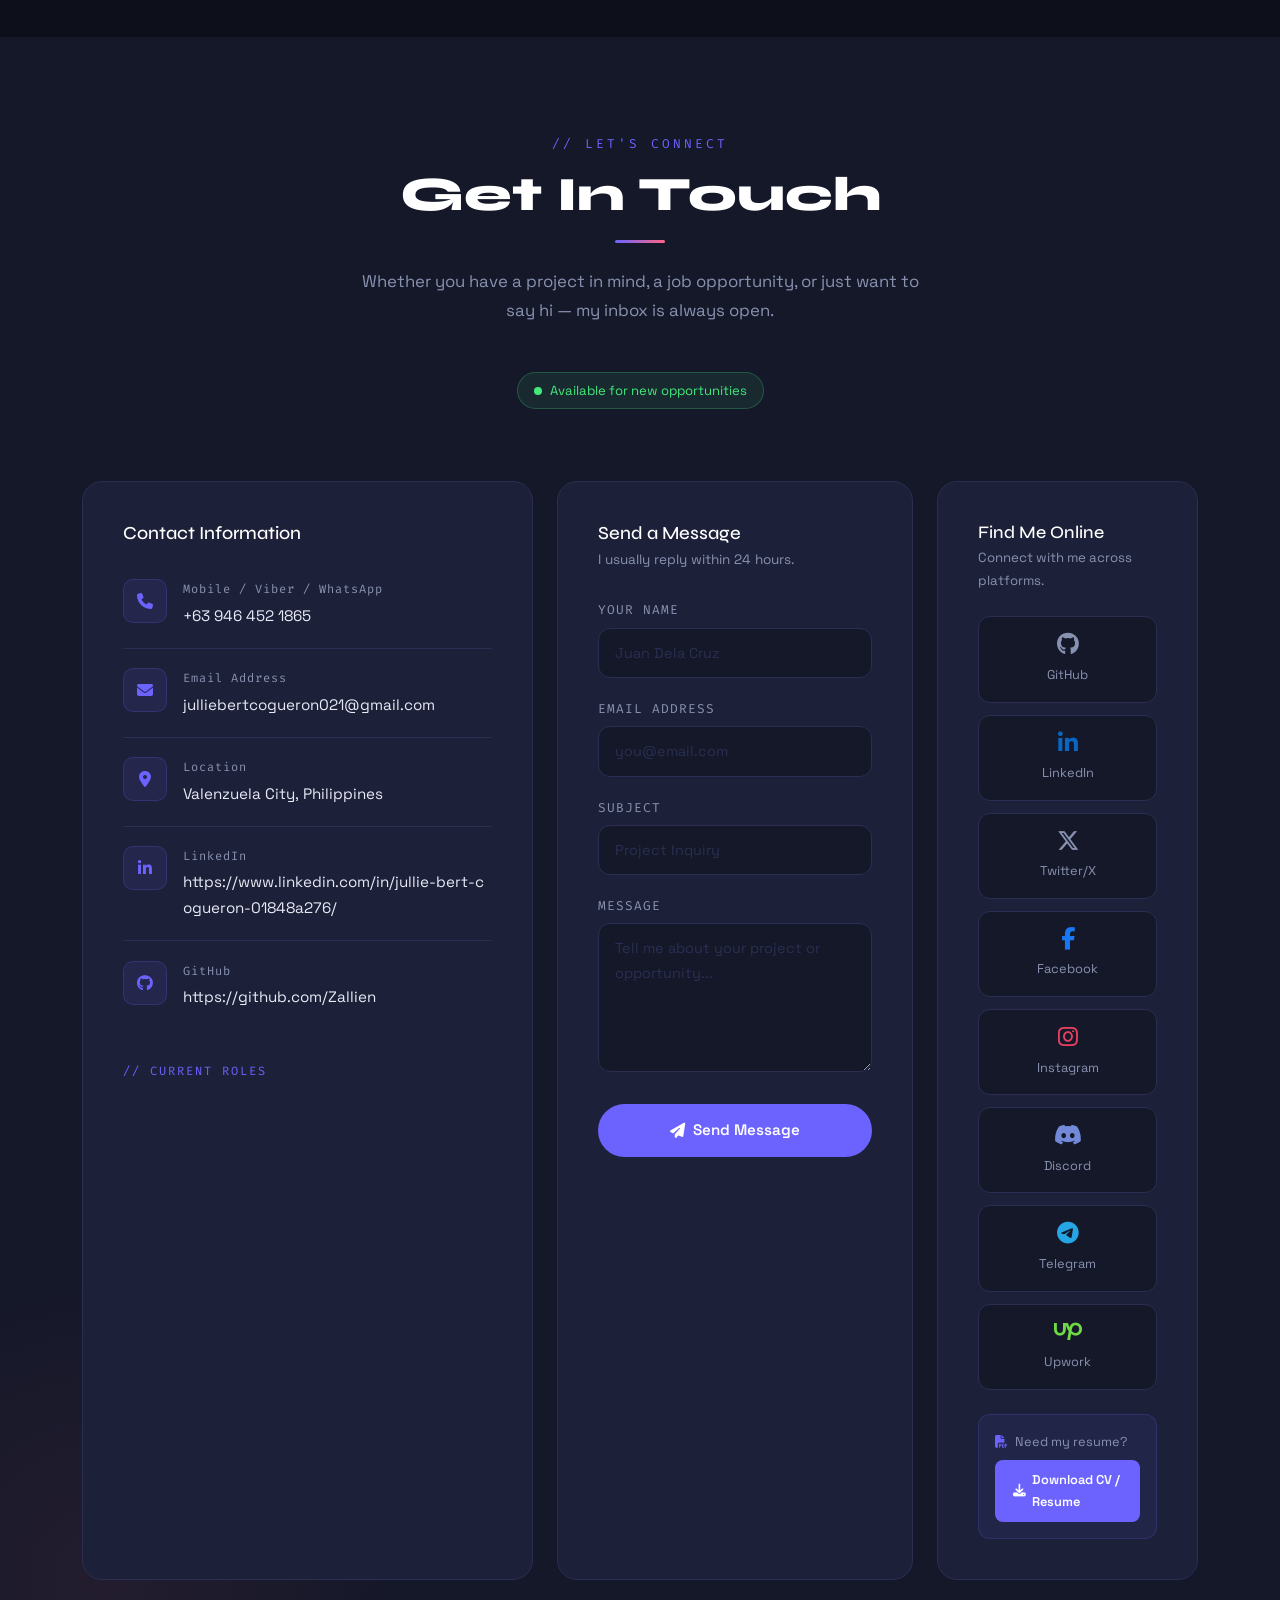
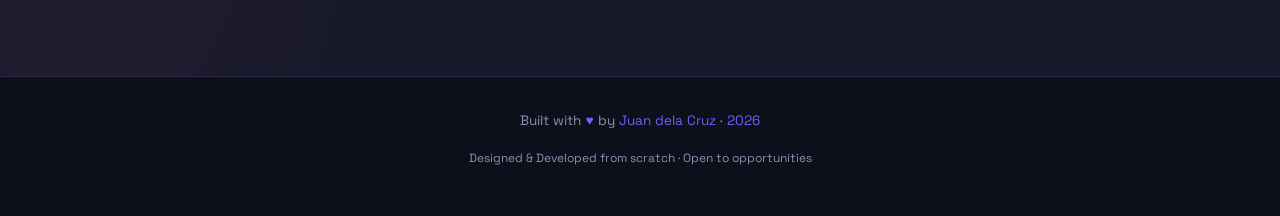
<file: FrontEnd/index.html>
<!DOCTYPE html>
<html lang="en">
<head>
    <meta charset="UTF-8" />
    <meta name="viewport" content="width=device-width, initial-scale=1.0" />
    <title>Jullie Bert Cogueron — Portfolio</title>
    <meta name="description" content="Full Stack Developer & UI/UX Designer Portfolio" />
    <!-- Bootstrap 5 -->
    <link href="https://cdn.jsdelivr.net/npm/bootstrap@5.3.3/dist/css/bootstrap.min.css" rel="stylesheet" />

    <!-- Font Awesome -->
    <link href="https://cdnjs.cloudflare.com/ajax/libs/font-awesome/6.5.2/css/all.min.css" rel="stylesheet" />

    <!-- Google Fonts -->
    <link href="https://fonts.googleapis.com/css2?family=Space+Grotesk:wght@300;400;500;600;700&family=Syne:wght@700;800&family=Fira+Code:wght@400;500&display=swap" rel="stylesheet" />

    <!-- External CSS -->
    <link rel="stylesheet" href="style.css" />

</head>
<body>

    <!-- Navbar -->
    <nav id="navbar" class="navbar navbar-expand-lg">
        <div class="container">
        <a class="navbar-brand nav-brand" href="#hero">JB<span>.</span>C</a>

        <button class="navbar-toggler" type="button" data-bs-toggle="collapse" data-bs-target="#navMenu">
            <span class="navbar-toggler-icon"></span>
        </button>

        <div class="collapse navbar-collapse" id="navMenu">
            <ul class="navbar-nav ms-auto align-items-lg-center gap-lg-1">
            <li class="nav-item"><a class="nav-link" href="#hero">Home</a></li>
            <li class="nav-item"><a class="nav-link" href="#about">About</a></li>
            <li class="nav-item"><a class="nav-link" href="#projects">Projects</a></li>
            <li class="nav-item"><a class="nav-link" href="#contact">Contact</a></li>
            <li class="nav-item ms-lg-2">
                <a class="nav-link btn-hire" href="#contact">Hire Me</a>
            </li>
            </ul>
        </div>
        </div>
    </nav>


  <section id="hero">
    <div class="hero-grid"></div>
    <div class="orb orb-1"></div>
    <div class="orb orb-2"></div>

    <div class="container">
        <div class="row align-items-center g-5">

        <!-- Left: Text -->
        <div class="col-lg-7">
            <div class="hero-eyebrow">
                <i class="fa-solid fa-terminal me-2"></i>Hello, World! I'm
            </div>

            <h1 class="hero-name">
                Jullie Bert<br><span class="accent">Cogueron</span>
            </h1>

            <p class="hero-title">
                Software Developer &amp; <strong>Game Developer</strong>
            </p>

            <p class="hero-desc">
                I build clean, high-performing software and immersive game experiences — from polished user interfaces to scalable systems, 
                currently open to <strong style="color:var(--clr-accent3)">full-time & freelance opportunities</strong>
            </p>

            <div class="hero-cta">
            <a href="#projects" class="btn-primary-custom">
                <i class="fa-solid fa-briefcase"></i> View My Work
            </a>
            <a href="#contact" class="btn-outline-custom">
                <i class="fa-solid fa-paper-plane"></i> Get in Touch
            </a>
            </div>

            <!-- Stats -->
            <div class="hero-stats">
            <div class="stat-item">
                <div class="stat-number">3+</div>
                <div class="stat-label">Years Exp.</div>
            </div>
            <div class="stat-item">
                <div class="stat-number">5</div>
                <div class="stat-label">Projects</div>
            </div>
            <div class="stat-item">
                <div class="stat-number">1</div>
                <div class="stat-label">Happy Clients</div>
            </div>
            </div>

          <!-- Socials -->
          <div class="hero-socials">
            <a href="https://github.com/Zallien" target="_blank" class="social-link" title="GitHub">
              <i class="fa-brands fa-github"></i>
            </a>
            <a href="https://www.linkedin.com/in/jullie-bert-cogueron-01848a276/?skipRedirect=true" target="_blank" class="social-link" title="LinkedIn">
              <i class="fa-brands fa-linkedin-in"></i>
            </a>
            <a href="https://twitter.com/yourhandle" target="_blank" class="social-link" title="Twitter/X">
              <i class="fa-brands fa-x-twitter"></i>
            </a>
            <a href="julliebertcogueron021@gmail.com" class="social-link" title="Email">
              <i class="fa-solid fa-envelope"></i>
            </a>
          </div>
        </div>

        <!-- Right: Avatar -->
        <div class="col-lg-5 d-flex justify-content-center">
          <div class="hero-avatar-wrap">
            <div class="hero-avatar-ring-2"></div>
            <div class="hero-avatar-ring"></div>
            <div class="avatar-placeholder">
              <img src="Assets/ProfilePicture.png" alt="">
            </div>
          </div>
        </div>

      </div>
    </div>

    <div class="scroll-indicator">
      <span>SCROLL</span>
      <i class="fa-solid fa-chevron-down"></i>
    </div>
  </section>

  <!-- ABOUT / SKILLS SECTION -->
  <section id="about">
    <div class="container">

      <div class="text-center mb-5 reveal">
        <div class="section-eyebrow">// about me</div>
        <h2 class="section-title">Who Am I?</h2>
        <div class="section-divider mx-auto"></div>
      </div>

      <div class="row g-4">

        <!-- Bio + Info -->
        <div class="col-lg-5 reveal reveal-delay-1">
          <div class="about-card h-100">
            <h3 class="mb-3" style="font-size:1.3rem;">A Brief Introduction</h3>
            <p class="about-text">
              I’m Jullie Bert Cogueron an IT graduate with a strong focus on software development and game creation, passionate about building efficient, scalable, and user-friendly digital 
              solutions. I enjoy turning ideas into real applications, whether it’s a functional system or an interactive game experience.
            </p>
            <p class="about-text">
              I have hands-on experience working with technologies like C#, PHP, and modern web tools to develop practical and responsive projects.
               I’m continuously improving my skills and currently open to opportunities where I can contribute, learn, and grow as a developer
            </p>

            <!-- Key Info Grid -->
            <div class="info-grid">
              <div class="info-item">
                <i class="fa-solid fa-location-dot"></i>
                <div><span>Location</span><br><strong>Valenzuela City, PH</strong></div>
              </div>
              <div class="info-item">
                <i class="fa-solid fa-graduation-cap"></i>
                <div><span>Degree</span><br><strong>BS Information Technology</strong></div>
              </div>
              <div class="info-item">
                <i class="fa-solid fa-language"></i>
                <div><span>Languages</span><br><strong>Filipino, English</strong></div>
              </div>
              <div class="info-item">
                <i class="fa-solid fa-circle-check" style="color:var(--clr-accent3)"></i>
                <div><span>Status</span><br><strong style="color:var(--clr-accent3)">Open to Work</strong></div>
              </div>
            </div>

            <a href="Assets/My Updated Resume.pdf" class="btn-primary-custom mt-4 d-inline-flex" style="padding:0.7rem 1.5rem;font-size:0.85rem;">
              <i class="fa-solid fa-download"></i> Download CV
            </a>
          </div>
        </div>

        <!-- Skills -->
        <div class="col-lg-4 reveal reveal-delay-2">
          <div class="about-card h-100">
            <h3 class="mb-3" style="font-size:1.1rem;">Tech Stack</h3>

            <div class="skill-category">
              <div class="skill-cat-title">// Frontend</div>
              <div class="skills-cloud">
                <span class="skill-badge">HTML5</span>
                <span class="skill-badge">CSS3 / SASS</span>
                <span class="skill-badge">Bootstrap</span>
              </div>
            </div>

            <div class="skill-category">
              <div class="skill-cat-title">// Backend</div>
              <div class="skills-cloud">
                <span class="skill-badge">PHP</span>
                <span class="skill-badge">C#</span>
                <span class="skill-badge">EF Core</span>
              </div>
            </div>

            <div class="skill-category">
              <div class="skill-cat-title">// Database</div>
              <div class="skills-cloud">
                <span class="skill-badge">Github</span>
                <span class="skill-badge">MySQL</span>
                <span class="skill-badge">Git</span>
                <span class="skill-badge">SQL Server</span>
              </div>
            </div>

            <div class="skill-category">
              <div class="skill-cat-title">// Tools and IDE</div>
              <div class="skills-cloud">
                <span class="skill-badge">Libresprite</span>
                <span class="skill-badge">Roblox Studio</span>
                <span class="skill-badge">Visual Studio</span>
                <span class="skill-badge">Microsoft Office</span>
              </div>
            </div>
          </div>
        </div>

        <!-- Experience Timeline -->
        <div class="col-lg-3 reveal reveal-delay-3">
          <div class="about-card h-100">
            <h3 class="mb-4" style="font-size:1.1rem;">Experience</h3>
            <div class="timeline">
              <div class="timeline-item">
                <div class="timeline-date">June 2025 — Oct 2025</div>
                <div class="timeline-role">IT Staff / Software Developer</div>
                <div class="timeline-company">Northbay Polaris Cold Chain solutions.</div>
                <div class="timeline-desc">Built Multi Platform App using .Net MAUI</div>
              </div>
              
            </div>
          </div>
        </div>

      </div>
    </div>
  </section>

  <!-- PROJECTS SECTION -->
  <section id="projects">
    <div class="container">

      <div class="text-center mb-4 reveal">
        <div class="section-eyebrow">// my work</div>
        <h2 class="section-title">Featured Projects</h2>
        <div class="section-divider mx-auto"></div>
        <p class="section-subtitle mx-auto">
          A selection of things I've built — personal, client, and open-source work.
        </p>
      </div>

      <!-- Filter Buttons -->
      <div class="project-filters justify-content-center d-flex reveal">
        <button class="filter-btn active" data-filter="all">All</button>
        <button class="filter-btn" data-filter="web">Web App</button>
        <button class="filter-btn" data-filter="mobile">Mobile</button>
        <button class="filter-btn" data-filter="api">API / Backend</button>
        <button class="filter-btn" data-filter="design">Design</button>
      </div>

      <!-- Projects Grid -->
      <div class="row g-4 mt-1" id="projects-grid">

        <!-- ---- PROJECT 1 ---- -->
        <div class="col-lg-4 col-md-6 project-item reveal reveal-delay-1" data-category="web">
          <div class="project-card">
            <!-- Gallery -->
            <div class="project-gallery">
              <span class="project-status status-live">
                <i class="fa-solid fa-circle" style="font-size:0.5rem"></i> Live
              </span>
              <div class="gallery-track" id="gallery-track-1">
                <!-- Screenshot 1 -->
                <div class="gallery-slide">
                  <div class="gallery-placeholder">
                    <i class="fa-solid fa-image"></i>
                    <img src="Assets/ss1.jpg" alt="">
                  </div>
                </div>
                <!-- Screenshot 2 -->
                <div class="gallery-slide">
                  <div class="gallery-placeholder">
                    <i class="fa-solid fa-image"></i>
                    <img src="Assets/ss2.png" alt="">
                  </div>
                </div>
                <!-- Screenshot 3 -->
                <div class="gallery-slide">
                  <div class="gallery-placeholder">
                    <i class="fa-solid fa-image"></i>
                    <img src="Assets/ss2.png" alt="">
                  </div>
                </div>
              </div>
              <div class="gallery-nav">
                <div class="gallery-dots" id="dots-1">
                  <button class="gallery-dot active" onclick="goToSlide(1,0)"></button>
                  <button class="gallery-dot" onclick="goToSlide(1,1)"></button>
                  <button class="gallery-dot" onclick="goToSlide(1,2)"></button>
                </div>
                <div class="gallery-arrows">
                  <button class="gallery-arrow" onclick="changeSlide(1,-1)"><i class="fa-solid fa-chevron-left"></i></button>
                  <button class="gallery-arrow" onclick="changeSlide(1,1)"><i class="fa-solid fa-chevron-right"></i></button>
                </div>
              </div>
            </div>

            <div class="project-body">
              <h3 class="project-title">Offline First POS with Inventory Management System</h3>
              <p class="project-desc">
                An Offline-First POS with Inventory Management System is designed to ensure uninterrupted sales 
                operations by allowing transactions and inventory tracking to function seamlessly even without an internet connection. 
                It enables businesses to maintain accurate stock levels,
                process sales efficiently.
              </p>
              <div class="tech-stack">
                <span class="tech-tag">C#</span>
                <span class="tech-tag">Entity Framework Core</span>
                <span class="tech-tag">SQLite</span>
                <span class="tech-tag">Bunifu UI</span>
              </div>
              <div class="project-links">
                <a href="https://github.com/Zallien/DazaBestApplication.git" target="_blank" class="btn-project btn-project-primary">
                  <i class="fa-brands fa-github"></i> GitHub
                </a>
                <!-- <a href="https://your-live-link.com" target="_blank" class="btn-project btn-project-ghost">
                  <i class="fa-solid fa-arrow-up-right-from-square"></i> Live Demo
                </a> -->
              </div>
            </div>
          </div>
        </div>

        <!-- ---- PROJECT 2 ---- -->
        <!-- <div class="col-lg-4 col-md-6 project-item reveal reveal-delay-2" data-category="web">
          <div class="project-card">
            <div class="project-gallery">
              <span class="project-status status-wip">
                <i class="fa-solid fa-circle" style="font-size:0.5rem"></i> In Progress
              </span>
              <div class="gallery-track" id="gallery-track-2">
                <div class="gallery-slide">
                  <div class="gallery-placeholder"><i class="fa-solid fa-image"></i><span>Screenshot 1</span></div>
                </div>
                <div class="gallery-slide">
                  <div class="gallery-placeholder"><i class="fa-solid fa-image"></i><span>Screenshot 2</span></div>
                </div>
                <div class="gallery-slide">
                  <div class="gallery-placeholder"><i class="fa-solid fa-image"></i><span>Screenshot 3</span></div>
                </div>
              </div>
              <div class="gallery-nav">
                <div class="gallery-dots" id="dots-2">
                  <button class="gallery-dot active" onclick="goToSlide(2,0)"></button>
                  <button class="gallery-dot" onclick="goToSlide(2,1)"></button>
                  <button class="gallery-dot" onclick="goToSlide(2,2)"></button>
                </div>
                <div class="gallery-arrows">
                  <button class="gallery-arrow" onclick="changeSlide(2,-1)"><i class="fa-solid fa-chevron-left"></i></button>
                  <button class="gallery-arrow" onclick="changeSlide(2,1)"><i class="fa-solid fa-chevron-right"></i></button>
                </div>
              </div>
            </div>
            <div class="project-body">
              <h3 class="project-title">Task Management App</h3>
              <p class="project-desc">
                A Kanban-style productivity app with real-time collaboration, drag-and-drop cards, and team workspace management.
              </p>
              <div class="tech-stack">
                <span class="tech-tag">React</span>
                <span class="tech-tag">Node.js</span>
                <span class="tech-tag">Socket.io</span>
                <span class="tech-tag">MongoDB</span>
                <span class="tech-tag">JWT</span>
              </div>
              <div class="project-links">
                <a href="https://github.com/yourhandle/project2" target="_blank" class="btn-project btn-project-primary">
                  <i class="fa-brands fa-github"></i> GitHub
                </a>
                <a href="#" class="btn-project btn-project-ghost">
                  <i class="fa-solid fa-arrow-up-right-from-square"></i> Live Demo
                </a>
              </div>
            </div>
          </div>
        </div> -->

        <!-- ---- PROJECT 3 ---- -->
        <!-- <div class="col-lg-4 col-md-6 project-item reveal reveal-delay-3" data-category="mobile">
          <div class="project-card">
            <div class="project-gallery">
              <span class="project-status status-live">
                <i class="fa-solid fa-circle" style="font-size:0.5rem"></i> Live
              </span>
              <div class="gallery-track" id="gallery-track-3">
                <div class="gallery-slide">
                  <div class="gallery-placeholder"><i class="fa-solid fa-image"></i><span>Screenshot 1</span></div>
                </div>
                <div class="gallery-slide">
                  <div class="gallery-placeholder"><i class="fa-solid fa-image"></i><span>Screenshot 2</span></div>
                </div>
                <div class="gallery-slide">
                  <div class="gallery-placeholder"><i class="fa-solid fa-image"></i><span>Screenshot 3</span></div>
                </div>
              </div>
              <div class="gallery-nav">
                <div class="gallery-dots" id="dots-3">
                  <button class="gallery-dot active" onclick="goToSlide(3,0)"></button>
                  <button class="gallery-dot" onclick="goToSlide(3,1)"></button>
                  <button class="gallery-dot" onclick="goToSlide(3,2)"></button>
                </div>
                <div class="gallery-arrows">
                  <button class="gallery-arrow" onclick="changeSlide(3,-1)"><i class="fa-solid fa-chevron-left"></i></button>
                  <button class="gallery-arrow" onclick="changeSlide(3,1)"><i class="fa-solid fa-chevron-right"></i></button>
                </div>
              </div>
            </div>
            <div class="project-body">
              <h3 class="project-title">Barangay POS System</h3>
              <p class="project-desc">
                A lightweight point-of-sale system for local sari-sari stores, featuring offline-first capability and daily sales reports.
              </p>
              <div class="tech-stack">
                <span class="tech-tag">React Native</span>
                <span class="tech-tag">Expo</span>
                <span class="tech-tag">SQLite</span>
                <span class="tech-tag">Redux</span>
              </div>
              <div class="project-links">
                <a href="https://github.com/yourhandle/project3" target="_blank" class="btn-project btn-project-primary">
                  <i class="fa-brands fa-github"></i> GitHub
                </a>
                <a href="#" class="btn-project btn-project-ghost">
                  <i class="fa-brands fa-google-play"></i> Play Store
                </a>
              </div>
            </div>
          </div>
        </div> -->

        <!-- ---- PROJECT 4 ---- -->
        <!-- <div class="col-lg-4 col-md-6 project-item reveal reveal-delay-1" data-category="api">
          <div class="project-card">
            <div class="project-gallery">
              <span class="project-status status-archived">
                <i class="fa-solid fa-circle" style="font-size:0.5rem"></i> Open Source
              </span>
              <div class="gallery-track" id="gallery-track-4">
                <div class="gallery-slide">
                  <div class="gallery-placeholder"><i class="fa-solid fa-image"></i><span>Screenshot 1</span></div>
                </div>
                <div class="gallery-slide">
                  <div class="gallery-placeholder"><i class="fa-solid fa-image"></i><span>Screenshot 2</span></div>
                </div>
                <div class="gallery-slide">
                  <div class="gallery-placeholder"><i class="fa-solid fa-image"></i><span>Screenshot 3</span></div>
                </div>
              </div>
              <div class="gallery-nav">
                <div class="gallery-dots" id="dots-4">
                  <button class="gallery-dot active" onclick="goToSlide(4,0)"></button>
                  <button class="gallery-dot" onclick="goToSlide(4,1)"></button>
                  <button class="gallery-dot" onclick="goToSlide(4,2)"></button>
                </div>
                <div class="gallery-arrows">
                  <button class="gallery-arrow" onclick="changeSlide(4,-1)"><i class="fa-solid fa-chevron-left"></i></button>
                  <button class="gallery-arrow" onclick="changeSlide(4,1)"><i class="fa-solid fa-chevron-right"></i></button>
                </div>
              </div>
            </div>
            <div class="project-body">
              <h3 class="project-title">REST API Boilerplate</h3>
              <p class="project-desc">
                A production-ready Node.js API starter with JWT auth, role-based access, rate limiting, and auto-generated Swagger docs.
              </p>
              <div class="tech-stack">
                <span class="tech-tag">Node.js</span>
                <span class="tech-tag">Express</span>
                <span class="tech-tag">PostgreSQL</span>
                <span class="tech-tag">Swagger</span>
                <span class="tech-tag">Docker</span>
              </div>
              <div class="project-links">
                <a href="https://github.com/yourhandle/project4" target="_blank" class="btn-project btn-project-primary">
                  <i class="fa-brands fa-github"></i> GitHub
                </a>
              </div>
            </div>
          </div>
        </div> -->

        <!-- ---- PROJECT 5 ---- -->
        <!-- <div class="col-lg-4 col-md-6 project-item reveal reveal-delay-2" data-category="design">
          <div class="project-card">
            <div class="project-gallery">
              <span class="project-status status-live">
                <i class="fa-solid fa-circle" style="font-size:0.5rem"></i> Live
              </span>
              <div class="gallery-track" id="gallery-track-5">
                <div class="gallery-slide">
                  <div class="gallery-placeholder"><i class="fa-solid fa-image"></i><span>Screenshot 1</span></div>
                </div>
                <div class="gallery-slide">
                  <div class="gallery-placeholder"><i class="fa-solid fa-image"></i><span>Screenshot 2</span></div>
                </div>
                <div class="gallery-slide">
                  <div class="gallery-placeholder"><i class="fa-solid fa-image"></i><span>Screenshot 3</span></div>
                </div>
              </div>
              <div class="gallery-nav">
                <div class="gallery-dots" id="dots-5">
                  <button class="gallery-dot active" onclick="goToSlide(5,0)"></button>
                  <button class="gallery-dot" onclick="goToSlide(5,1)"></button>
                  <button class="gallery-dot" onclick="goToSlide(5,2)"></button>
                </div>
                <div class="gallery-arrows">
                  <button class="gallery-arrow" onclick="changeSlide(5,-1)"><i class="fa-solid fa-chevron-left"></i></button>
                  <button class="gallery-arrow" onclick="changeSlide(5,1)"><i class="fa-solid fa-chevron-right"></i></button>
                </div>
              </div>
            </div>
            <div class="project-body">
              <h3 class="project-title">NGO Landing Page</h3>
              <p class="project-desc">
                A high-conversion landing page for a non-profit organization with donation integration and volunteer sign-up flow.
              </p>
              <div class="tech-stack">
                <span class="tech-tag">HTML5</span>
                <span class="tech-tag">Bootstrap</span>
                <span class="tech-tag">Vanilla JS</span>
                <span class="tech-tag">Figma</span>
              </div>
              <div class="project-links">
                <a href="https://github.com/yourhandle/project5" target="_blank" class="btn-project btn-project-primary">
                  <i class="fa-brands fa-github"></i> GitHub
                </a>
                <a href="#" class="btn-project btn-project-ghost">
                  <i class="fa-solid fa-arrow-up-right-from-square"></i> Live Demo
                </a>
              </div>
            </div>
          </div>
        </div> -->

        <!-- ---- PROJECT 6 ---- -->
        <!-- <div class="col-lg-4 col-md-6 project-item reveal reveal-delay-3" data-category="web">
          <div class="project-card">
            <div class="project-gallery">
              <span class="project-status status-wip">
                <i class="fa-solid fa-circle" style="font-size:0.5rem"></i> Beta
              </span>
              <div class="gallery-track" id="gallery-track-6">
                <div class="gallery-slide">
                  <div class="gallery-placeholder"><i class="fa-solid fa-image"></i><span>Screenshot 1</span></div>
                </div>
                <div class="gallery-slide">
                  <div class="gallery-placeholder"><i class="fa-solid fa-image"></i><span>Screenshot 2</span></div>
                </div>
                <div class="gallery-slide">
                  <div class="gallery-placeholder"><i class="fa-solid fa-image"></i><span>Screenshot 3</span></div>
                </div>
              </div>
              <div class="gallery-nav">
                <div class="gallery-dots" id="dots-6">
                  <button class="gallery-dot active" onclick="goToSlide(6,0)"></button>
                  <button class="gallery-dot" onclick="goToSlide(6,1)"></button>
                  <button class="gallery-dot" onclick="goToSlide(6,2)"></button>
                </div>
                <div class="gallery-arrows">
                  <button class="gallery-arrow" onclick="changeSlide(6,-1)"><i class="fa-solid fa-chevron-left"></i></button>
                  <button class="gallery-arrow" onclick="changeSlide(6,1)"><i class="fa-solid fa-chevron-right"></i></button>
                </div>
              </div>
            </div>
            <div class="project-body">
              <h3 class="project-title">Alumni Tracking System</h3>
              <p class="project-desc">
                A university alumni management system with survey forms, employment tracking, and data visualization dashboards.
              </p>
              <div class="tech-stack">
                <span class="tech-tag">Laravel</span>
                <span class="tech-tag">React</span>
                <span class="tech-tag">Chart.js</span>
                <span class="tech-tag">MySQL</span>
              </div>
              <div class="project-links">
                <a href="https://github.com/yourhandle/project6" target="_blank" class="btn-project btn-project-primary">
                  <i class="fa-brands fa-github"></i> GitHub
                </a>
              </div>
            </div>
          </div>
        </div> -->

      </div><!-- end projects-grid -->
    </div>
  </section>

  <!-- CONTACT SECTION -->
  <section id="contact">
    <div class="container">

      <div class="text-center mb-5 reveal">
        <div class="section-eyebrow">// let's connect</div>
        <h2 class="section-title">Get In Touch</h2>
        <div class="section-divider mx-auto"></div>
        <p class="section-subtitle mx-auto">
          Whether you have a project in mind, a job opportunity, or just want to say hi — my inbox is always open.
        </p>
        <div class="availability-badge d-inline-flex">
          <span class="availability-dot"></span>
          Available for new opportunities
        </div>
      </div>

      <div class="row g-4">

        <!-- Contact Info + Jobs -->
        <div class="col-lg-5 reveal reveal-delay-1">
          <div class="contact-card h-100">
            <h3 style="font-size:1.15rem;" class="mb-3">Contact Information</h3>

            <ul class="contact-info-list">
              <li class="contact-info-item">
                <div class="contact-icon"><i class="fa-solid fa-phone"></i></div>
                <div>
                  <div class="contact-info-label">Mobile / Viber / WhatsApp</div>
                  <div class="contact-info-value">
                    <a href="tel:+639XXXXXXXXX">+63 946 452 1865</a>
                  </div>
                </div>
              </li>
              <li class="contact-info-item">
                <div class="contact-icon"><i class="fa-solid fa-envelope"></i></div>
                <div>
                  <div class="contact-info-label">Email Address</div>
                  <div class="contact-info-value">
                    <a href="mailto:yourname@email.com">julliebertcogueron021@gmail.com</a>
                  </div>
                </div>
              </li>
              <li class="contact-info-item">
                <div class="contact-icon"><i class="fa-solid fa-location-dot"></i></div>
                <div>
                  <div class="contact-info-label">Location</div>
                  <div class="contact-info-value">Valenzuela City, Philippines</div>
                </div>
              </li>
              <li class="contact-info-item">
                <div class="contact-icon"><i class="fa-brands fa-linkedin-in"></i></div>
                <div>
                  <div class="contact-info-label">LinkedIn</div>  
                  <div class="contact-info-value">
                    <a href="https://linkedin.com/in/yourprofile" target="_blank">https://www.linkedin.com/in/jullie-bert-cogueron-01848a276/</a>
                  </div>
                </div>
              </li>
              <li class="contact-info-item">
                <div class="contact-icon"><i class="fa-brands fa-github"></i></div>
                <div>
                  <div class="contact-info-label">GitHub</div>
                  <div class="contact-info-value">
                    <a href="https://github.com/yourhandle" target="_blank">https://github.com/Zallien</a>
                  </div>
                </div>
              </li>
            </ul>

            <!-- Current Jobs / Roles — Dynamic, add as many as you need -->
            <div class="jobs-section">
              <div class="jobs-label">// CURRENT ROLES</div>

              <!-- <div class="job-card">
                <div class="job-card-icon" style="background:rgba(108,99,255,0.1);color:var(--clr-accent);">
                  <i class="fa-solid fa-building"></i>
                </div>
                <div>
                  <div class="job-card-title">Full Stack Software Developer</div>
                  <div class="job-card-company">TechCorp Inc.</div>
                </div>
                <span class="job-card-badge badge-active">Full-time</span>
              </div> -->

              <!-- Add more job-card blocks as needed -->
            </div>
          </div>
        </div>

        <!-- Contact Form -->
        <div class="col-lg-4 reveal reveal-delay-2">
          <div class="contact-card h-100">
            <h3 style="font-size:1.15rem;" class="mb-1">Send a Message</h3>
            <p style="font-size:0.85rem;color:var(--clr-muted);" class="mb-4">I usually reply within 24 hours.</p>

            <div class="contact-form">
              <div class="mb-3">
                <label class="form-label-custom">YOUR NAME</label>
                <input type="text" class="form-control-custom" placeholder="Juan Dela Cruz" />
              </div>
              <div class="mb-3">
                <label class="form-label-custom">EMAIL ADDRESS</label>
                <input type="email" class="form-control-custom" placeholder="you@email.com" />
              </div>
              <div class="mb-3">
                <label class="form-label-custom">SUBJECT</label>
                <input type="text" class="form-control-custom" placeholder="Project Inquiry" />
              </div>
              <div class="mb-4">
                <label class="form-label-custom">MESSAGE</label>
                <textarea class="form-control-custom" rows="5" placeholder="Tell me about your project or opportunity..."></textarea>
              </div>
              <button type="button" class="btn-primary-custom w-100 justify-content-center" onclick="handleFormSubmit(this)">
                <i class="fa-solid fa-paper-plane"></i> Send Message
              </button>
            </div>
          </div>
        </div>

        <!-- Social Links -->
        <div class="col-lg-3 reveal reveal-delay-3">
          <div class="contact-card h-100">
            <h3 style="font-size:1.1rem;" class="mb-1">Find Me Online</h3>
            <p style="font-size:0.83rem;color:var(--clr-muted);" class="mb-3">Connect with me across platforms.</p>

            <div class="social-grid">
              <a href="https://github.com/yourhandle" target="_blank" class="social-card">
                <i class="fa-brands fa-github"></i>
                <span>GitHub</span>
              </a>
              <a href="https://linkedin.com/in/yourprofile" target="_blank" class="social-card">
                <i class="fa-brands fa-linkedin-in" style="color:#0a66c2"></i>
                <span>LinkedIn</span>
              </a>
              <a href="https://twitter.com/yourhandle" target="_blank" class="social-card">
                <i class="fa-brands fa-x-twitter"></i>
                <span>Twitter/X</span>
              </a>
              <a href="https://facebook.com/yourprofile" target="_blank" class="social-card">
                <i class="fa-brands fa-facebook-f" style="color:#1877f2"></i>
                <span>Facebook</span>
              </a>
              <a href="https://instagram.com/yourhandle" target="_blank" class="social-card">
                <i class="fa-brands fa-instagram" style="color:#e4405f"></i>
                <span>Instagram</span>
              </a>
              <a href="https://discord.gg/yourserver" target="_blank" class="social-card">
                <i class="fa-brands fa-discord" style="color:#7289da"></i>
                <span>Discord</span>
              </a>
              <a href="https://t.me/yourhandle" target="_blank" class="social-card">
                <i class="fa-brands fa-telegram" style="color:#26a5e4"></i>
                <span>Telegram</span>
              </a>
              <a href="https://upwork.com/freelancers/~yourprofile" target="_blank" class="social-card">
                <i class="fa-brands fa-upwork" style="color:#6fda44"></i>
                <span>Upwork</span>
              </a>
            </div>

            <!-- Quick CTA -->
            <div class="mt-4 p-3" style="background:rgba(108,99,255,0.08);border:1px solid rgba(108,99,255,0.2);border-radius:12px;">
              <div style="font-size:0.8rem;color:var(--clr-muted);margin-bottom:0.5rem;">
                <i class="fa-solid fa-file-pdf me-1" style="color:var(--clr-accent)"></i> Need my resume?
              </div>
              <a href="#" class="btn-project btn-project-primary" style="font-size:0.8rem;">
                <i class="fa-solid fa-download"></i> Download CV / Resume
              </a>
            </div>
          </div>
        </div>

      </div>
    </div>
  </section>

  <!-- FOOTER -->
  <footer>
    <div class="container">
      <p>Built with <span>♥</span> by <span>Juan dela Cruz</span> · <span id="year"></span></p>
      <p style="margin-top:0.3rem;font-size:0.75rem;">Designed & Developed from scratch · Open to opportunities</p>
    </div>
  </footer>

  <!-- SCRIPTS -->
  <!-- Bootstrap JS -->
  <script src="https://cdn.jsdelivr.net/npm/bootstrap@5.3.3/dist/js/bootstrap.bundle.min.js"></script>

  <script src="script.js"></script>

</body>
</html>
</file>
<file: Backend/style.css>
/* =============================================
   PORTFOLIO STYLESHEET
   External CSS — Bootstrap 5 Compatible
   ============================================= */

/* ---- Google Fonts ---- */
@import url('https://fonts.googleapis.com/css2?family=Space+Grotesk:wght@300;400;500;600;700&family=Syne:wght@700;800&family=Fira+Code:wght@400;500&display=swap');

/* ---- CSS Variables / Color Palette ---- */
:root {
  --clr-bg:         #0d0f1a;
  --clr-surface:    #151829;
  --clr-card:       #1c2038;
  --clr-border:     #2a2f52;
  --clr-accent:     #6c63ff;
  --clr-accent2:    #ff6584;
  --clr-accent3:    #43e97b;
  --clr-text:       #e8eaf6;
  --clr-muted:      #8892b0;
  --clr-heading:    #ffffff;
  --clr-tag:        #252a47;

  --font-display:   'Syne', sans-serif;
  --font-body:      'Space Grotesk', sans-serif;
  --font-mono:      'Fira Code', monospace;

  --radius:         12px;
  --radius-lg:      20px;
  --transition:     0.3s cubic-bezier(0.4, 0, 0.2, 1);
  --shadow:         0 8px 32px rgba(0,0,0,0.4);
  --glow:           0 0 30px rgba(108,99,255,0.25);
}

/* ---- Reset & Base ---- */
*, *::before, *::after { box-sizing: border-box; margin: 0; padding: 0; }

html { scroll-behavior: smooth; }

body {
  font-family: var(--font-body);
  background-color: var(--clr-bg);
  color: var(--clr-text);
  line-height: 1.7;
  overflow-x: hidden;
}

::selection { background: var(--clr-accent); color: #fff; }

/* ---- Scrollbar ---- */
::-webkit-scrollbar { width: 6px; }
::-webkit-scrollbar-track { background: var(--clr-bg); }
::-webkit-scrollbar-thumb { background: var(--clr-accent); border-radius: 10px; }

/* ---- Typography ---- */
h1, h2, h3, h4, h5 {
  font-family: var(--font-display);
  color: var(--clr-heading);
  line-height: 1.2;
}

a { color: var(--clr-accent); text-decoration: none; transition: color var(--transition); }
a:hover { color: var(--clr-accent2); }

code, .mono { font-family: var(--font-mono); }

/* ---- Noise Overlay ---- */
body::before {
  content: '';
  position: fixed;
  inset: 0;
  background-image: url("data:image/svg+xml,%3Csvg viewBox='0 0 256 256' xmlns='http://www.w3.org/2000/svg'%3E%3Cfilter id='noise'%3E%3CfeTurbulence type='fractalNoise' baseFrequency='0.9' numOctaves='4' stitchTiles='stitch'/%3E%3C/filter%3E%3Crect width='100%25' height='100%25' filter='url(%23noise)' opacity='0.04'/%3E%3C/svg%3E");
  pointer-events: none;
  z-index: 9999;
  opacity: 0.6;
}


#navbar {
  position: fixed;
  top: 0; left: 0; right: 0;
  z-index: 1000;
  padding: 1rem 0;
  transition: background var(--transition), box-shadow var(--transition);
}

#navbar.scrolled {
  background: rgba(13, 15, 26, 0.92);
  backdrop-filter: blur(20px);
  box-shadow: 0 1px 0 var(--clr-border);
}

.nav-brand {
  font-family: var(--font-display);
  font-size: 1.4rem;
  font-weight: 800;
  color: var(--clr-heading) !important;
  letter-spacing: -0.5px;
}

.nav-brand span { color: var(--clr-accent); }

.navbar-toggler {
  border: 1px solid var(--clr-border);
  padding: 0.4rem 0.6rem;
}

.navbar-toggler-icon {
  background-image: url("data:image/svg+xml,%3csvg xmlns='http://www.w3.org/2000/svg' viewBox='0 0 30 30'%3e%3cpath stroke='rgba%28232, 234, 246, 0.9%29' stroke-linecap='round' stroke-miterlimit='10' stroke-width='2' d='M4 7h22M4 15h22M4 23h22'/%3e%3c/svg%3e");
}

.nav-link {
  color: var(--clr-muted) !important;
  font-size: 0.9rem;
  font-weight: 500;
  letter-spacing: 0.5px;
  padding: 0.4rem 1rem !important;
  position: relative;
  transition: color var(--transition);
}

.nav-link::after {
  content: '';
  position: absolute;
  bottom: 0; left: 50%; right: 50%;
  height: 2px;
  background: var(--clr-accent);
  border-radius: 2px;
  transition: left var(--transition), right var(--transition);
}

.nav-link:hover, .nav-link.active {
  color: var(--clr-heading) !important;
}

.nav-link:hover::after { left: 1rem; right: 1rem; }

.btn-hire {
  background: var(--clr-accent);
  color: #fff !important;
  border-radius: 50px;
  padding: 0.4rem 1.2rem !important;
  font-size: 0.85rem !important;
  transition: box-shadow var(--transition), transform var(--transition);
}

.btn-hire:hover {
  box-shadow: 0 0 20px rgba(108,99,255,0.5);
  transform: translateY(-1px);
  color: #fff !important;
}

/* ===========================
   HERO SECTION
   =========================== */
#hero {
  min-height: 100vh;
  display: flex;
  align-items: center;
  position: relative;
  overflow: hidden;
  padding: 7rem 0 4rem;
}

/* Mesh gradient background */
#hero::before {
  content: '';
  position: absolute;
  inset: 0;
  background:
    radial-gradient(ellipse 80% 60% at 70% 50%, rgba(108,99,255,0.15) 0%, transparent 60%),
    radial-gradient(ellipse 60% 50% at 20% 80%, rgba(255,101,132,0.1) 0%, transparent 50%),
    radial-gradient(ellipse 50% 40% at 80% 20%, rgba(67,233,123,0.08) 0%, transparent 50%);
  pointer-events: none;
}

/* Floating orbs */
.orb {
  position: absolute;
  border-radius: 50%;
  filter: blur(80px);
  opacity: 0.3;
  animation: floatOrb 8s ease-in-out infinite;
}

.orb-1 {
  width: 400px; height: 400px;
  background: var(--clr-accent);
  top: -100px; right: -100px;
  animation-delay: 0s;
}

.orb-2 {
  width: 300px; height: 300px;
  background: var(--clr-accent2);
  bottom: 0; left: -80px;
  animation-delay: -4s;
}

@keyframes floatOrb {
  0%, 100% { transform: translate(0, 0) scale(1); }
  50% { transform: translate(30px, -30px) scale(1.05); }
}

/* Grid lines */
.hero-grid {
  position: absolute;
  inset: 0;
  background-image:
    linear-gradient(var(--clr-border) 1px, transparent 1px),
    linear-gradient(90deg, var(--clr-border) 1px, transparent 1px);
  background-size: 60px 60px;
  opacity: 0.08;
  pointer-events: none;
}

.hero-eyebrow {
  font-family: var(--font-mono);
  font-size: 0.85rem;
  color: var(--clr-accent);
  letter-spacing: 2px;
  margin-bottom: 1rem;
  opacity: 0;
  animation: fadeUp 0.6s 0.2s forwards;
}

.hero-name {
  font-size: clamp(3rem, 8vw, 6rem);
  font-weight: 800;
  line-height: 1;
  margin-bottom: 0.5rem;
  opacity: 0;
  animation: fadeUp 0.6s 0.4s forwards;
}

.hero-name .accent { color: var(--clr-accent); }

.hero-title {
  font-size: clamp(1.2rem, 3vw, 1.6rem);
  color: var(--clr-muted);
  font-weight: 400;
  margin-bottom: 1.5rem;
  opacity: 0;
  animation: fadeUp 0.6s 0.6s forwards;
}

.hero-title strong { color: var(--clr-accent2); }

.hero-desc {
  max-width: 520px;
  color: var(--clr-muted);
  font-size: 1.05rem;
  margin-bottom: 2.5rem;
  opacity: 0;
  animation: fadeUp 0.6s 0.8s forwards;
}

.hero-cta {
  display: flex;
  gap: 1rem;
  flex-wrap: wrap;
  opacity: 0;
  animation: fadeUp 0.6s 1s forwards;
}

.btn-primary-custom {
  display: inline-flex;
  align-items: center;
  gap: 0.5rem;
  background: var(--clr-accent);
  color: #fff;
  padding: 0.85rem 2rem;
  border-radius: 50px;
  font-weight: 600;
  font-size: 0.95rem;
  border: none;
  cursor: pointer;
  transition: box-shadow var(--transition), transform var(--transition);
}
.btn-primary-custom:hover {
  box-shadow: 0 0 30px rgba(108,99,255,0.5);
  transform: translateY(-2px);
  color: #fff;
}

.btn-outline-custom {
  display: inline-flex;
  align-items: center;
  gap: 0.5rem;
  background: transparent;
  color: var(--clr-text);
  padding: 0.85rem 2rem;
  border-radius: 50px;
  font-weight: 600;
  font-size: 0.95rem;
  border: 1px solid var(--clr-border);
  cursor: pointer;
  transition: border-color var(--transition), background var(--transition), transform var(--transition);
}

.btn-outline-custom:hover {
  border-color: var(--clr-accent);
  background: rgba(108,99,255,0.1);
  transform: translateY(-2px);
  color: var(--clr-text);
}

/* Hero avatar */
.hero-avatar-wrap {
  position: relative;
  display: flex;
  justify-content: center;
  align-items: center;
  opacity: 0;
  animation: fadeIn 0.8s 0.5s forwards;
}

.hero-avatar-ring {
  position: absolute;
  width: 340px; height: 340px;
  border-radius: 50%;
  border: 1px solid rgba(108,99,255,0.3);
  animation: spin 20s linear infinite;
}

.hero-avatar-ring::before {
  content: '';
  position: absolute;
  width: 12px; height: 12px;
  background: var(--clr-accent);
  border-radius: 50%;
  top: -6px; left: 50%;
  transform: translateX(-50%);
  box-shadow: 0 0 10px var(--clr-accent);
}

.hero-avatar-ring-2 {
  position: absolute;
  width: 380px; height: 380px;
  border-radius: 50%;
  border: 1px solid rgba(255,101,132,0.15);
  animation: spin 30s linear infinite reverse;
}

.hero-avatar {
  width: 280px; height: 280px;
  border-radius: 50%;
  object-fit: cover;
  border: 3px solid var(--clr-accent);
  box-shadow: var(--glow), var(--shadow);
  position: relative;
  z-index: 2;
}

/* Avatar placeholder */
.avatar-placeholder img {
  width: 280px; height: 280px;
  border-radius: 50%;
  background: linear-gradient(135deg, var(--clr-card), var(--clr-surface));
  border: 3px solid var(--clr-accent);
  display: flex;
  flex-direction: column;
  align-items: center;
  justify-content: center;
  gap: 0.5rem;
  color: var(--clr-muted);
  font-size: 0.8rem;
  box-shadow: var(--glow);
  position: relative;
  z-index: 2;
}

.avatar-placeholder i { font-size: 4rem; color: var(--clr-border); }

/* Hero stats */
.hero-stats {
  display: flex;
  gap: 2rem;
  margin-top: 2.5rem;
  opacity: 0;
  animation: fadeUp 0.6s 1.2s forwards;
}

.stat-item { text-align: center; }
.stat-number {
  font-family: var(--font-display);
  font-size: 1.8rem;
  font-weight: 800;
  color: var(--clr-heading);
  line-height: 1;
}
.stat-label { font-size: 0.75rem; color: var(--clr-muted); margin-top: 0.2rem; }

/* Social links in hero */
.hero-socials {
  display: flex;
  gap: 1rem;
  margin-top: 2rem;
  opacity: 0;
  animation: fadeUp 0.6s 1.4s forwards;
}

.social-link {
  width: 42px; height: 42px;
  border-radius: 50%;
  border: 1px solid var(--clr-border);
  display: flex;
  align-items: center;
  justify-content: center;
  color: var(--clr-muted);
  font-size: 1rem;
  transition: all var(--transition);
}

.social-link:hover {
  border-color: var(--clr-accent);
  color: var(--clr-accent);
  background: rgba(108,99,255,0.1);
  transform: translateY(-3px);
  box-shadow: 0 5px 15px rgba(108,99,255,0.2);
}

/* Scroll indicator */
.scroll-indicator {
  position: absolute;
  bottom: 2rem;
  left: 50%;
  transform: translateX(-50%);
  display: flex;
  flex-direction: column;
  align-items: center;
  gap: 0.4rem;
  color: var(--clr-muted);
  font-size: 0.75rem;
  letter-spacing: 1px;
  animation: bounce 2s ease-in-out infinite;
}

.scroll-indicator i { font-size: 1.2rem; }

@keyframes bounce {
  0%, 100% { transform: translateX(-50%) translateY(0); }
  50% { transform: translateX(-50%) translateY(6px); }
}

/* ===========================
   SECTION COMMON
   =========================== */
section { padding: 6rem 0; }

.section-eyebrow {
  font-family: var(--font-mono);
  font-size: 0.8rem;
  color: var(--clr-accent);
  letter-spacing: 3px;
  text-transform: uppercase;
  margin-bottom: 0.75rem;
}

.section-title {
  font-size: clamp(2rem, 4vw, 3rem);
  font-weight: 800;
  margin-bottom: 1rem;
}

.section-divider {
  width: 50px;
  height: 3px;
  background: linear-gradient(90deg, var(--clr-accent), var(--clr-accent2));
  border-radius: 3px;
  margin-bottom: 1.5rem;
}

.section-subtitle {
  color: var(--clr-muted);
  max-width: 560px;
  font-size: 1.05rem;
  margin-bottom: 3rem;
}

/* ===========================
   ABOUT / SKILLS SECTION
   =========================== */
#about {
  background: var(--clr-surface);
  position: relative;
  overflow: hidden;
}

#about::before {
  content: '';
  position: absolute;
  top: -150px; right: -150px;
  width: 500px; height: 500px;
  background: radial-gradient(circle, rgba(108,99,255,0.08), transparent 70%);
  pointer-events: none;
}

.about-card {
  background: var(--clr-card);
  border: 1px solid var(--clr-border);
  border-radius: var(--radius-lg);
  padding: 2.5rem;
  height: 100%;
  transition: border-color var(--transition), box-shadow var(--transition);
}

.about-card:hover {
  border-color: rgba(108,99,255,0.4);
  box-shadow: var(--glow);
}

.about-text {
  color: var(--clr-muted);
  line-height: 1.9;
  margin-bottom: 1.5rem;
}

.about-text strong { color: var(--clr-text); }

.info-grid {
  display: grid;
  grid-template-columns: 1fr 1fr;
  gap: 0.75rem;
  margin-top: 1.5rem;
}

.info-item {
  display: flex;
  align-items: center;
  gap: 0.5rem;
  font-size: 0.9rem;
}

.info-item i { color: var(--clr-accent); width: 16px; }
.info-item span { color: var(--clr-muted); }
.info-item strong { color: var(--clr-text); }

/* Skills */
.skill-category { margin-bottom: 2rem; }
.skill-cat-title {
  font-size: 0.8rem;
  font-family: var(--font-mono);
  color: var(--clr-accent);
  letter-spacing: 2px;
  margin-bottom: 1rem;
}

.skills-cloud {
  display: flex;
  flex-wrap: wrap;
  gap: 0.6rem;
}

.skill-badge {
  background: var(--clr-tag);
  color: var(--clr-text);
  padding: 0.4rem 0.9rem;
  border-radius: 50px;
  font-size: 0.8rem;
  font-family: var(--font-mono);
  border: 1px solid transparent;
  transition: all var(--transition);
  cursor: default;
}

.skill-badge:hover {
  border-color: var(--clr-accent);
  background: rgba(108,99,255,0.15);
  transform: translateY(-2px);
}

.skill-badge.highlight { border-color: rgba(108,99,255,0.3); }

/* Experience Timeline */
.timeline { position: relative; padding-left: 2rem; }

.timeline::before {
  content: '';
  position: absolute;
  left: 0; top: 8px; bottom: 0;
  width: 2px;
  background: linear-gradient(180deg, var(--clr-accent), transparent);
}

.timeline-item {
  position: relative;
  margin-bottom: 2.5rem;
}

.timeline-item::before {
  content: '';
  position: absolute;
  left: -2.5rem; top: 6px;
  width: 12px; height: 12px;
  border-radius: 50%;
  background: var(--clr-accent);
  box-shadow: 0 0 10px rgba(108,99,255,0.5);
}

.timeline-date {
  font-family: var(--font-mono);
  font-size: 0.78rem;
  color: var(--clr-accent);
  margin-bottom: 0.3rem;
}

.timeline-role {
  font-family: var(--font-display);
  font-size: 1.05rem;
  font-weight: 700;
  color: var(--clr-heading);
  margin-bottom: 0.2rem;
}

.timeline-company {
  font-size: 0.85rem;
  color: var(--clr-accent2);
  margin-bottom: 0.5rem;
}

.timeline-desc {
  font-size: 0.9rem;
  color: var(--clr-muted);
}

/* ===========================
   PROJECTS SECTION
   =========================== */
#projects {
  background: var(--clr-bg);
  position: relative;
}

#projects::after {
  content: 'PROJECTS';
  position: absolute;
  font-family: var(--font-display);
  font-size: clamp(4rem, 10vw, 8rem);
  font-weight: 800;
  color: rgba(108,99,255,0.04);
  top: 50%; left: 50%;
  transform: translate(-50%, -50%);
  white-space: nowrap;
  pointer-events: none;
  letter-spacing: 10px;
}

.project-filters {
  display: flex;
  gap: 0.5rem;
  flex-wrap: wrap;
  margin-bottom: 2.5rem;
}

.filter-btn {
  padding: 0.4rem 1.2rem;
  border-radius: 50px;
  border: 1px solid var(--clr-border);
  background: transparent;
  color: var(--clr-muted);
  font-size: 0.85rem;
  font-family: var(--font-body);
  cursor: pointer;
  transition: all var(--transition);
}

.filter-btn.active, .filter-btn:hover {
  background: var(--clr-accent);
  border-color: var(--clr-accent);
  color: #fff;
}

/* Project Card */
.project-card {
  background: var(--clr-card);
  border: 1px solid var(--clr-border);
  border-radius: var(--radius-lg);
  overflow: hidden;
  transition: transform var(--transition), box-shadow var(--transition), border-color var(--transition);
  height: 100%;
  display: flex;
  flex-direction: column;
}

.project-card:hover {
  transform: translateY(-6px);
  border-color: rgba(108,99,255,0.4);
  box-shadow: 0 20px 50px rgba(0,0,0,0.5), var(--glow);
}

/* Screenshot Gallery */
.project-gallery {
  position: relative;
  overflow: hidden;
  aspect-ratio: 16/9;
  background: var(--clr-surface);
}

.gallery-track {
  display: flex;
  transition: transform 0.5s cubic-bezier(0.4, 0, 0.2, 1);
  height: 100%;
}

.gallery-slide {
  min-width: 100%;
  height: 100%;
  position: relative;
}

.gallery-slide img {
  width: 100%; height: 100%;
  object-fit: cover;
  display: block;
}

/* Placeholder slides */
.gallery-placeholder {
  width: 100%; height: 100%;
  display: flex;
  flex-direction: column;
  align-items: center;
  justify-content: center;
  gap: 0.5rem;
  color: var(--clr-border);
  font-size: 0.8rem;
  background: var(--clr-surface);
}

.gallery-placeholder i { font-size: 2rem; }

.gallery-nav {
  position: absolute;
  bottom: 0; left: 0; right: 0;
  display: flex;
  justify-content: space-between;
  align-items: flex-end;
  padding: 0.75rem;
  background: linear-gradient(transparent, rgba(0,0,0,0.7));
}

.gallery-dots {
  display: flex;
  gap: 5px;
}

.gallery-dot {
  width: 6px; height: 6px;
  border-radius: 50%;
  background: rgba(255,255,255,0.4);
  cursor: pointer;
  transition: background var(--transition), transform var(--transition);
  border: none;
}

.gallery-dot.active {
  background: var(--clr-accent);
  transform: scale(1.3);
}

.gallery-arrows {
  display: flex;
  gap: 0.4rem;
}

.gallery-arrow {
  width: 28px; height: 28px;
  border-radius: 50%;
  background: rgba(255,255,255,0.1);
  backdrop-filter: blur(4px);
  border: 1px solid rgba(255,255,255,0.15);
  color: #fff;
  font-size: 0.75rem;
  display: flex;
  align-items: center;
  justify-content: center;
  cursor: pointer;
  transition: background var(--transition);
}

.gallery-arrow:hover { background: var(--clr-accent); }

/* Project status badge */
.project-status {
  position: absolute;
  top: 0.75rem; left: 0.75rem;
  padding: 0.25rem 0.7rem;
  border-radius: 50px;
  font-size: 0.7rem;
  font-weight: 600;
  text-transform: uppercase;
  letter-spacing: 1px;
  z-index: 2;
}

.status-live { background: rgba(67,233,123,0.15); color: var(--clr-accent3); border: 1px solid rgba(67,233,123,0.3); }
.status-wip  { background: rgba(255,193,7,0.15);  color: #ffc107; border: 1px solid rgba(255,193,7,0.3); }
.status-archived { background: rgba(108,99,255,0.15); color: var(--clr-accent); border: 1px solid rgba(108,99,255,0.3); }

/* Project body */
.project-body {
  padding: 1.5rem;
  flex: 1;
  display: flex;
  flex-direction: column;
}

.project-title {
  font-size: 1.15rem;
  font-weight: 700;
  margin-bottom: 0.5rem;
}

.project-desc {
  color: var(--clr-muted);
  font-size: 0.9rem;
  line-height: 1.7;
  margin-bottom: 1rem;
  flex: 1;
}

.tech-stack {
  display: flex;
  flex-wrap: wrap;
  gap: 0.4rem;
  margin-bottom: 1.25rem;
}

.tech-tag {
  background: var(--clr-tag);
  color: var(--clr-accent);
  padding: 0.2rem 0.6rem;
  border-radius: 4px;
  font-size: 0.72rem;
  font-family: var(--font-mono);
  border: 1px solid rgba(108,99,255,0.2);
}

.project-links {
  display: flex;
  gap: 0.75rem;
  flex-wrap: wrap;
}

.btn-project {
  display: inline-flex;
  align-items: center;
  gap: 0.4rem;
  padding: 0.55rem 1.1rem;
  border-radius: 8px;
  font-size: 0.82rem;
  font-weight: 600;
  transition: all var(--transition);
  cursor: pointer;
  border: none;
}

.btn-project-primary {
  background: var(--clr-accent);
  color: #fff;
}

.btn-project-primary:hover {
  background: #7c74ff;
  box-shadow: 0 5px 15px rgba(108,99,255,0.4);
  color: #fff;
  transform: translateY(-1px);
}

.btn-project-ghost {
  background: transparent;
  color: var(--clr-muted);
  border: 1px solid var(--clr-border);
}

.btn-project-ghost:hover {
  border-color: var(--clr-accent);
  color: var(--clr-accent);
  transform: translateY(-1px);
}

/* ===========================
   CONTACT SECTION
   =========================== */
#contact {
  background: var(--clr-surface);
  position: relative;
  overflow: hidden;
}

#contact::before {
  content: '';
  position: absolute;
  bottom: -200px; left: -200px;
  width: 600px; height: 600px;
  background: radial-gradient(circle, rgba(255,101,132,0.06), transparent 70%);
  pointer-events: none;
}

.contact-card {
  background: var(--clr-card);
  border: 1px solid var(--clr-border);
  border-radius: var(--radius-lg);
  padding: 2.5rem;
  height: 100%;
  transition: border-color var(--transition);
}

.contact-card:hover { border-color: rgba(108,99,255,0.3); }

/* Contact Info Items */
.contact-info-list { list-style: none; padding: 0; }

.contact-info-item {
  display: flex;
  align-items: flex-start;
  gap: 1rem;
  padding: 1.2rem 0;
  border-bottom: 1px solid var(--clr-border);
  transition: transform var(--transition);
}

.contact-info-item:last-child { border-bottom: none; }
.contact-info-item:hover { transform: translateX(4px); }

.contact-icon {
  width: 44px; height: 44px;
  border-radius: 10px;
  background: rgba(108,99,255,0.1);
  border: 1px solid rgba(108,99,255,0.2);
  display: flex;
  align-items: center;
  justify-content: center;
  color: var(--clr-accent);
  font-size: 1rem;
  flex-shrink: 0;
}

.contact-info-label {
  font-size: 0.75rem;
  color: var(--clr-muted);
  font-family: var(--font-mono);
  letter-spacing: 1px;
  margin-bottom: 0.2rem;
}

.contact-info-value {
  font-size: 0.95rem;
  color: var(--clr-text);
  word-break: break-all;
}

.contact-info-value a { color: var(--clr-text); }
.contact-info-value a:hover { color: var(--clr-accent); }

/* Job/Role Cards */
.jobs-section { margin-top: 2rem; }
.jobs-label {
  font-family: var(--font-mono);
  font-size: 0.75rem;
  color: var(--clr-accent);
  letter-spacing: 2px;
  margin-bottom: 1rem;
}

.job-card {
  background: var(--clr-surface);
  border: 1px solid var(--clr-border);
  border-radius: var(--radius);
  padding: 1rem 1.2rem;
  margin-bottom: 0.75rem;
  display: flex;
  align-items: center;
  gap: 1rem;
  transition: border-color var(--transition), transform var(--transition);
}

.job-card:hover {
  border-color: rgba(108,99,255,0.35);
  transform: translateX(4px);
}

.job-card-icon {
  width: 36px; height: 36px;
  border-radius: 8px;
  display: flex;
  align-items: center;
  justify-content: center;
  font-size: 0.9rem;
  flex-shrink: 0;
}

.job-card-title { font-size: 0.9rem; font-weight: 600; color: var(--clr-heading); }
.job-card-company { font-size: 0.8rem; color: var(--clr-muted); }
.job-card-badge {
  margin-left: auto;
  padding: 0.2rem 0.6rem;
  border-radius: 50px;
  font-size: 0.7rem;
  font-weight: 600;
}

.badge-active { background: rgba(67,233,123,0.15); color: var(--clr-accent3); }
.badge-part { background: rgba(108,99,255,0.15); color: var(--clr-accent); }
.badge-freelance { background: rgba(255,193,7,0.15); color: #ffc107; }

/* Contact Form */
.contact-form { margin-top: 1.5rem; }

.form-label-custom {
  font-size: 0.8rem;
  color: var(--clr-muted);
  font-family: var(--font-mono);
  letter-spacing: 1px;
  margin-bottom: 0.4rem;
}

.form-control-custom {
  width: 100%;
  background: var(--clr-surface);
  border: 1px solid var(--clr-border);
  border-radius: var(--radius);
  color: var(--clr-text);
  font-family: var(--font-body);
  font-size: 0.9rem;
  padding: 0.75rem 1rem;
  outline: none;
  transition: border-color var(--transition), box-shadow var(--transition);
  resize: vertical;
}

.form-control-custom:focus {
  border-color: var(--clr-accent);
  box-shadow: 0 0 0 3px rgba(108,99,255,0.15);
}

.form-control-custom::placeholder { color: var(--clr-border); }

/* Social Links Grid */
.social-grid {
  display: grid;
  grid-template-columns: repeat(auto-fill, minmax(130px, 1fr));
  gap: 0.75rem;
  margin-top: 1.5rem;
}

.social-card {
  background: var(--clr-surface);
  border: 1px solid var(--clr-border);
  border-radius: var(--radius);
  padding: 1rem;
  display: flex;
  flex-direction: column;
  align-items: center;
  gap: 0.5rem;
  text-align: center;
  transition: all var(--transition);
  color: var(--clr-muted);
  font-size: 0.8rem;
}

.social-card i { font-size: 1.4rem; }
.social-card:hover {
  border-color: var(--clr-accent);
  background: rgba(108,99,255,0.08);
  transform: translateY(-3px);
  color: var(--clr-text);
}

/* Availability badge */
.availability-badge {
  display: inline-flex;
  align-items: center;
  gap: 0.5rem;
  background: rgba(67,233,123,0.08);
  border: 1px solid rgba(67,233,123,0.25);
  border-radius: 50px;
  padding: 0.4rem 1rem;
  font-size: 0.82rem;
  color: var(--clr-accent3);
  margin-bottom: 1.5rem;
}

.availability-dot {
  width: 8px; height: 8px;
  border-radius: 50%;
  background: var(--clr-accent3);
  animation: pulse 2s ease-in-out infinite;
}

@keyframes pulse {
  0%, 100% { opacity: 1; transform: scale(1); }
  50% { opacity: 0.5; transform: scale(0.8); }
}

/* ===========================
   FOOTER
   =========================== */
footer {
  background: var(--clr-bg);
  border-top: 1px solid var(--clr-border);
  padding: 2rem 0;
  text-align: center;
  color: var(--clr-muted);
  font-size: 0.85rem;
}

footer span { color: var(--clr-accent); }

/* ===========================
   ANIMATIONS
   =========================== */
@keyframes fadeUp {
  from { opacity: 0; transform: translateY(20px); }
  to   { opacity: 1; transform: translateY(0); }
}

@keyframes fadeIn {
  from { opacity: 0; }
  to   { opacity: 1; }
}

@keyframes spin {
  from { transform: rotate(0deg); }
  to   { transform: rotate(360deg); }
}

/* Scroll-reveal */
.reveal {
  opacity: 0;
  transform: translateY(30px);
  transition: opacity 0.7s ease, transform 0.7s ease;
}

.reveal.visible {
  opacity: 1;
  transform: translateY(0);
}

.reveal-delay-1 { transition-delay: 0.1s; }
.reveal-delay-2 { transition-delay: 0.2s; }
.reveal-delay-3 { transition-delay: 0.3s; }
.reveal-delay-4 { transition-delay: 0.4s; }

/* ===========================
   RESPONSIVE
   =========================== */
@media (max-width: 768px) {
  .hero-avatar-ring, .hero-avatar-ring-2 { display: none; }
  .hero-stats { gap: 1.5rem; }
  .info-grid { grid-template-columns: 1fr; }
  .social-grid { grid-template-columns: repeat(2, 1fr); }
  .hero-cta { justify-content: center; }
  .hero-name { text-align: center; }
  .hero-eyebrow { text-align: center; }
  .hero-title { text-align: center; }
  .hero-desc { text-align: center; margin: 0 auto 2.5rem; }
  .hero-stats { justify-content: center; }
  .hero-socials { justify-content: center; }
}
</file>
<file: FrontEnd/style.css>
/* =============================================
   PORTFOLIO STYLESHEET
   External CSS — Bootstrap 5 Compatible
   ============================================= */

/* ---- Google Fonts ---- */
@import url('https://fonts.googleapis.com/css2?family=Space+Grotesk:wght@300;400;500;600;700&family=Syne:wght@700;800&family=Fira+Code:wght@400;500&display=swap');

/* ---- CSS Variables / Color Palette ---- */
:root {
  --clr-bg:         #0d0f1a;
  --clr-surface:    #151829;
  --clr-card:       #1c2038;
  --clr-border:     #2a2f52;
  --clr-accent:     #6c63ff;
  --clr-accent2:    #ff6584;
  --clr-accent3:    #43e97b;
  --clr-text:       #e8eaf6;
  --clr-muted:      #8892b0;
  --clr-heading:    #ffffff;
  --clr-tag:        #252a47;

  --font-display:   'Syne', sans-serif;
  --font-body:      'Space Grotesk', sans-serif;
  --font-mono:      'Fira Code', monospace;

  --radius:         12px;
  --radius-lg:      20px;
  --transition:     0.3s cubic-bezier(0.4, 0, 0.2, 1);
  --shadow:         0 8px 32px rgba(0,0,0,0.4);
  --glow:           0 0 30px rgba(108,99,255,0.25);
}

/* ---- Reset & Base ---- */
*, *::before, *::after { box-sizing: border-box; margin: 0; padding: 0; }

html { scroll-behavior: smooth; }

body {
  font-family: var(--font-body);
  background-color: var(--clr-bg);
  color: var(--clr-text);
  line-height: 1.7;
  overflow-x: hidden;
}

::selection { background: var(--clr-accent); color: #fff; }

/* ---- Scrollbar ---- */
::-webkit-scrollbar { width: 6px; }
::-webkit-scrollbar-track { background: var(--clr-bg); }
::-webkit-scrollbar-thumb { background: var(--clr-accent); border-radius: 10px; }

/* ---- Typography ---- */
h1, h2, h3, h4, h5 {
  font-family: var(--font-display);
  color: var(--clr-heading);
  line-height: 1.2;
}

a { color: var(--clr-accent); text-decoration: none; transition: color var(--transition); }
a:hover { color: var(--clr-accent2); }

code, .mono { font-family: var(--font-mono); }

/* ---- Noise Overlay ---- */
body::before {
  content: '';
  position: fixed;
  inset: 0;
  background-image: url("data:image/svg+xml,%3Csvg viewBox='0 0 256 256' xmlns='http://www.w3.org/2000/svg'%3E%3Cfilter id='noise'%3E%3CfeTurbulence type='fractalNoise' baseFrequency='0.9' numOctaves='4' stitchTiles='stitch'/%3E%3C/filter%3E%3Crect width='100%25' height='100%25' filter='url(%23noise)' opacity='0.04'/%3E%3C/svg%3E");
  pointer-events: none;
  z-index: 9999;
  opacity: 0.6;
}


#navbar {
  position: fixed;
  top: 0; left: 0; right: 0;
  z-index: 1000;
  padding: 1rem 0;
  transition: background var(--transition), box-shadow var(--transition);
}

#navbar.scrolled {
  background: rgba(13, 15, 26, 0.92);
  backdrop-filter: blur(20px);
  box-shadow: 0 1px 0 var(--clr-border);
}

.nav-brand {
  font-family: var(--font-display);
  font-size: 1.4rem;
  font-weight: 800;
  color: var(--clr-heading) !important;
  letter-spacing: -0.5px;
}

.nav-brand span { color: var(--clr-accent); }

.navbar-toggler {
  border: 1px solid var(--clr-border);
  padding: 0.4rem 0.6rem;
}

.navbar-toggler-icon {
  background-image: url("data:image/svg+xml,%3csvg xmlns='http://www.w3.org/2000/svg' viewBox='0 0 30 30'%3e%3cpath stroke='rgba%28232, 234, 246, 0.9%29' stroke-linecap='round' stroke-miterlimit='10' stroke-width='2' d='M4 7h22M4 15h22M4 23h22'/%3e%3c/svg%3e");
}

.nav-link {
  color: var(--clr-muted) !important;
  font-size: 0.9rem;
  font-weight: 500;
  letter-spacing: 0.5px;
  padding: 0.4rem 1rem !important;
  position: relative;
  transition: color var(--transition);
}

.nav-link::after {
  content: '';
  position: absolute;
  bottom: 0; left: 50%; right: 50%;
  height: 2px;
  background: var(--clr-accent);
  border-radius: 2px;
  transition: left var(--transition), right var(--transition);
}

.nav-link:hover, .nav-link.active {
  color: var(--clr-heading) !important;
}

.nav-link:hover::after { left: 1rem; right: 1rem; }

.btn-hire {
  background: var(--clr-accent);
  color: #fff !important;
  border-radius: 50px;
  padding: 0.4rem 1.2rem !important;
  font-size: 0.85rem !important;
  transition: box-shadow var(--transition), transform var(--transition);
}

.btn-hire:hover {
  box-shadow: 0 0 20px rgba(108,99,255,0.5);
  transform: translateY(-1px);
  color: #fff !important;
}

/* ===========================
   HERO SECTION
   =========================== */
#hero {
  min-height: 100vh;
  display: flex;
  align-items: center;
  position: relative;
  overflow: hidden;
  padding: 7rem 0 4rem;
}

/* Mesh gradient background */
#hero::before {
  content: '';
  position: absolute;
  inset: 0;
  background:
    radial-gradient(ellipse 80% 60% at 70% 50%, rgba(108,99,255,0.15) 0%, transparent 60%),
    radial-gradient(ellipse 60% 50% at 20% 80%, rgba(255,101,132,0.1) 0%, transparent 50%),
    radial-gradient(ellipse 50% 40% at 80% 20%, rgba(67,233,123,0.08) 0%, transparent 50%);
  pointer-events: none;
}

/* Floating orbs */
.orb {
  position: absolute;
  border-radius: 50%;
  filter: blur(80px);
  opacity: 0.3;
  animation: floatOrb 8s ease-in-out infinite;
}

.orb-1 {
  width: 400px; height: 400px;
  background: var(--clr-accent);
  top: -100px; right: -100px;
  animation-delay: 0s;
}

.orb-2 {
  width: 300px; height: 300px;
  background: var(--clr-accent2);
  bottom: 0; left: -80px;
  animation-delay: -4s;
}

@keyframes floatOrb {
  0%, 100% { transform: translate(0, 0) scale(1); }
  50% { transform: translate(30px, -30px) scale(1.05); }
}

/* Grid lines */
.hero-grid {
  position: absolute;
  inset: 0;
  background-image:
    linear-gradient(var(--clr-border) 1px, transparent 1px),
    linear-gradient(90deg, var(--clr-border) 1px, transparent 1px);
  background-size: 60px 60px;
  opacity: 0.08;
  pointer-events: none;
}

.hero-eyebrow {
  font-family: var(--font-mono);
  font-size: 0.85rem;
  color: var(--clr-accent);
  letter-spacing: 2px;
  margin-bottom: 1rem;
  opacity: 0;
  animation: fadeUp 0.6s 0.2s forwards;
}

.hero-name {
  font-size: clamp(3rem, 8vw, 6rem);
  font-weight: 800;
  line-height: 1;
  margin-bottom: 0.5rem;
  opacity: 0;
  animation: fadeUp 0.6s 0.4s forwards;
  position: relative;
}

.hero-name .accent { color: var(--clr-accent); }

.hero-title {
  font-size: clamp(1.2rem, 3vw, 1.6rem);
  color: var(--clr-muted);
  font-weight: 400;
  margin-bottom: 1.5rem;
  opacity: 0;
  animation: fadeUp 0.6s 0.6s forwards;
}

.hero-title strong { color: var(--clr-accent2); }

.hero-desc {
  max-width: 520px;
  color: var(--clr-muted);
  font-size: 1.05rem;
  margin-bottom: 2.5rem;
  opacity: 0;
  animation: fadeUp 0.6s 0.8s forwards;
}

.hero-cta {
  display: flex;
  gap: 1rem;
  flex-wrap: wrap;
  opacity: 0;
  animation: fadeUp 0.6s 1s forwards;
}

.btn-primary-custom {
  display: inline-flex;
  align-items: center;
  gap: 0.5rem;
  background: var(--clr-accent);
  color: #fff;
  padding: 0.85rem 2rem;
  border-radius: 50px;
  font-weight: 600;
  font-size: 0.95rem;
  border: none;
  cursor: pointer;
  transition: box-shadow var(--transition), transform var(--transition);
}
.btn-primary-custom:hover {
  box-shadow: 0 0 30px rgba(108,99,255,0.5);
  transform: translateY(-2px);
  color: #fff;
}

.btn-outline-custom {
  display: inline-flex;
  align-items: center;
  gap: 0.5rem;
  background: transparent;
  color: var(--clr-text);
  padding: 0.85rem 2rem;
  border-radius: 50px;
  font-weight: 600;
  font-size: 0.95rem;
  border: 1px solid var(--clr-border);
  cursor: pointer;
  transition: border-color var(--transition), background var(--transition), transform var(--transition);
}

.btn-outline-custom:hover {
  border-color: var(--clr-accent);
  background: rgba(108,99,255,0.1);
  transform: translateY(-2px);
  color: var(--clr-text);
}

/* Hero avatar */
.hero-avatar-wrap {
  position: relative;
  display: flex;
  justify-content: center;
  align-items: center;
  opacity: 0;
  animation: fadeIn 0.8s 0.5s forwards;
}

.hero-avatar-ring {
  position: absolute;
  width: 340px; height: 340px;
  border-radius: 50%;
  border: 1px solid rgba(108,99,255,0.3);
  animation: spin 20s linear infinite;
}

.hero-avatar-ring::before {
  content: '';
  position: absolute;
  width: 12px; height: 12px;
  background: var(--clr-accent);
  border-radius: 50%;
  top: -6px; left: 50%;
  transform: translateX(-50%);
  box-shadow: 0 0 10px var(--clr-accent);
}

.hero-avatar-ring-2 {
  position: absolute;
  width: 380px; height: 380px;
  border-radius: 50%;
  border: 1px solid rgba(255,101,132,0.15);
  animation: spin 30s linear infinite reverse;
}

.hero-avatar {
  width: 280px; height: 280px;
  border-radius: 50%;
  object-fit: cover;
  border: 3px solid var(--clr-accent);
  box-shadow: var(--glow), var(--shadow);
  position: relative;
  z-index: 2;
}

/* Avatar placeholder */
.avatar-placeholder img {
  width: 280px; height: 280px;
  border-radius: 50%;
  background: linear-gradient(135deg, var(--clr-card), var(--clr-surface));
  border: 3px solid var(--clr-accent);
  display: flex;
  flex-direction: column;
  align-items: center;
  justify-content: center;
  gap: 0.5rem;
  color: var(--clr-muted);
  font-size: 0.8rem;
  box-shadow: var(--glow);
  position: relative;
  z-index: 2;
}

.avatar-placeholder i { font-size: 4rem; color: var(--clr-border); }

/* Hero stats */
.hero-stats {
  display: flex;
  gap: 2rem;
  margin-top: 2.5rem;
  opacity: 0;
  animation: fadeUp 0.6s 1.2s forwards;
}

.stat-item { text-align: center; }
.stat-number {
  font-family: var(--font-display);
  font-size: 1.8rem;
  font-weight: 800;
  color: var(--clr-heading);
  line-height: 1;
}
.stat-label { font-size: 0.75rem; color: var(--clr-muted); margin-top: 0.2rem; }

/* Social links in hero */
.hero-socials {
  display: flex;
  gap: 1rem;
  margin-top: 2rem;
  opacity: 0;
  animation: fadeUp 0.6s 1.4s forwards;
}

.social-link {
  width: 42px; height: 42px;
  border-radius: 50%;
  border: 1px solid var(--clr-border);
  display: flex;
  align-items: center;
  justify-content: center;
  color: var(--clr-muted);
  font-size: 1rem;
  transition: all var(--transition);
}

.social-link:hover {
  border-color: var(--clr-accent);
  color: var(--clr-accent);
  background: rgba(108,99,255,0.1);
  transform: translateY(-3px);
  box-shadow: 0 5px 15px rgba(108,99,255,0.2);
}

/* Scroll indicator */
.scroll-indicator {
  position: absolute;
  bottom: 2rem;
  left: 50%;
  transform: translateX(-50%);
  display: flex;
  flex-direction: column;
  align-items: center;
  gap: 0.4rem;
  color: var(--clr-muted);
  font-size: 0.75rem;
  letter-spacing: 1px;
  animation: bounce 2s ease-in-out infinite;
}

.scroll-indicator i { font-size: 1.2rem; }

@keyframes bounce {
  0%, 100% { transform: translateX(-50%) translateY(0); }
  50% { transform: translateX(-50%) translateY(6px); }
}

/* ===========================
   SECTION COMMON
   =========================== */
section { padding: 6rem 0; }

.section-eyebrow {
  font-family: var(--font-mono);
  font-size: 0.8rem;
  color: var(--clr-accent);
  letter-spacing: 3px;
  text-transform: uppercase;
  margin-bottom: 0.75rem;
}

.section-title {
  font-size: clamp(2rem, 4vw, 3rem);
  font-weight: 800;
  margin-bottom: 1rem;
}

.section-divider {
  width: 50px;
  height: 3px;
  background: linear-gradient(90deg, var(--clr-accent), var(--clr-accent2));
  border-radius: 3px;
  margin-bottom: 1.5rem;
}

.section-subtitle {
  color: var(--clr-muted);
  max-width: 560px;
  font-size: 1.05rem;
  margin-bottom: 3rem;
}

/* ===========================
   ABOUT / SKILLS SECTION
   =========================== */
#about {
  background: var(--clr-surface);
  position: relative;
  overflow: hidden;
}

#about::before {
  content: '';
  position: absolute;
  top: -150px; right: -150px;
  width: 500px; height: 500px;
  background: radial-gradient(circle, rgba(108,99,255,0.08), transparent 70%);
  pointer-events: none;
}

.about-card {
  background: var(--clr-card);
  border: 1px solid var(--clr-border);
  border-radius: var(--radius-lg);
  padding: 2.5rem;
  height: 100%;
  transition: border-color var(--transition), box-shadow var(--transition);
}

.about-card:hover {
  border-color: rgba(108,99,255,0.4);
  box-shadow: var(--glow);
}

.about-text {
  color: var(--clr-muted);
  line-height: 1.9;
  margin-bottom: 1.5rem;
}

.about-text strong { color: var(--clr-text); }

.info-grid {
  display: grid;
  grid-template-columns: 1fr 1fr;
  gap: 0.75rem;
  margin-top: 1.5rem;
}

.info-item {
  display: flex;
  align-items: center;
  gap: 0.5rem;
  font-size: 0.9rem;
}

.info-item i { color: var(--clr-accent); width: 16px; }
.info-item span { color: var(--clr-muted); }
.info-item strong { color: var(--clr-text); }

/* Skills */
.skill-category { margin-bottom: 2rem; }
.skill-cat-title {
  font-size: 0.8rem;
  font-family: var(--font-mono);
  color: var(--clr-accent);
  letter-spacing: 2px;
  margin-bottom: 1rem;
}

.skills-cloud {
  display: flex;
  flex-wrap: wrap;
  gap: 0.6rem;
}

.skill-badge {
  background: var(--clr-tag);
  color: var(--clr-text);
  padding: 0.4rem 0.9rem;
  border-radius: 50px;
  font-size: 0.8rem;
  font-family: var(--font-mono);
  border: 1px solid transparent;
  transition: all var(--transition);
  cursor: default;
}

.skill-badge:hover {
  border-color: var(--clr-accent);
  background: rgba(108,99,255,0.15);
  transform: translateY(-2px);
}

.skill-badge.highlight { border-color: rgba(108,99,255,0.3); }

/* Experience Timeline */
.timeline { position: relative; padding-left: 2rem; }

.timeline::before {
  content: '';
  position: absolute;
  left: 0; top: 8px; bottom: 0;
  width: 2px;
  background: linear-gradient(180deg, var(--clr-accent), transparent);
}

.timeline-item {
  position: relative;
  margin-bottom: 2.5rem;
}

.timeline-item::before {
  content: '';
  position: absolute;
  left: -2.5rem; top: 6px;
  width: 12px; height: 12px;
  border-radius: 50%;
  background: var(--clr-accent);
  box-shadow: 0 0 10px rgba(108,99,255,0.5);
}

.timeline-date {
  font-family: var(--font-mono);
  font-size: 0.78rem;
  color: var(--clr-accent);
  margin-bottom: 0.3rem;
}

.timeline-role {
  font-family: var(--font-display);
  font-size: 1.05rem;
  font-weight: 700;
  color: var(--clr-heading);
  margin-bottom: 0.2rem;
}

.timeline-company {
  font-size: 0.85rem;
  color: var(--clr-accent2);
  margin-bottom: 0.5rem;
}

.timeline-desc {
  font-size: 0.9rem;
  color: var(--clr-muted);
}

/* ===========================
   PROJECTS SECTION
   =========================== */
#projects {
  background: var(--clr-bg);
  position: relative;
}

#projects::after {
  content: 'PROJECTS';
  position: absolute;
  font-family: var(--font-display);
  font-size: clamp(4rem, 10vw, 8rem);
  font-weight: 800;
  color: rgba(108,99,255,0.04);
  top: 50%; left: 50%;
  transform: translate(-50%, -50%);
  white-space: nowrap;
  pointer-events: none;
  letter-spacing: 10px;
}

.project-filters {
  display: flex;
  gap: 0.5rem;
  flex-wrap: wrap;
  margin-bottom: 2.5rem;
}

.filter-btn {
  padding: 0.4rem 1.2rem;
  border-radius: 50px;
  border: 1px solid var(--clr-border);
  background: transparent;
  color: var(--clr-muted);
  font-size: 0.85rem;
  font-family: var(--font-body);
  cursor: pointer;
  transition: all var(--transition);
}

.filter-btn.active, .filter-btn:hover {
  background: var(--clr-accent);
  border-color: var(--clr-accent);
  color: #fff;
}

/* Project Card */
.project-card {
  background: var(--clr-card);
  border: 1px solid var(--clr-border);
  border-radius: var(--radius-lg);
  overflow: hidden;
  transition: transform var(--transition), box-shadow var(--transition), border-color var(--transition);
  height: 100%;
  display: flex;
  flex-direction: column;
}

.project-card:hover {
  transform: translateY(-6px);
  border-color: rgba(108,99,255,0.4);
  box-shadow: 0 20px 50px rgba(0,0,0,0.5), var(--glow);
}

/* Screenshot Gallery */
.project-gallery {
  position: relative;
  overflow: hidden;
  aspect-ratio: 16/9;
  background: var(--clr-surface);
}

.gallery-track {
  display: flex;
  transition: transform 0.5s cubic-bezier(0.4, 0, 0.2, 1);
  height: 100%;
}

.gallery-slide {
  min-width: 100%;
  height: 100%;
  position: relative;
}

.gallery-slide img {
  width: 100%; height: 100%;
  object-fit: cover;
  display: block;
}

/* Placeholder slides */
.gallery-placeholder {
  width: 100%; height: 100%;
  display: flex;
  flex-direction: column;
  align-items: center;
  justify-content: center;
  gap: 0.5rem;
  color: var(--clr-border);
  font-size: 0.8rem;
  background: var(--clr-surface);
}

.gallery-placeholder i { font-size: 2rem; }

.gallery-nav {
  position: absolute;
  bottom: 0; left: 0; right: 0;
  display: flex;
  justify-content: space-between;
  align-items: flex-end;
  padding: 0.75rem;
  background: linear-gradient(transparent, rgba(0,0,0,0.7));
}

.gallery-dots {
  display: flex;
  gap: 5px;
}

.gallery-dot {
  width: 6px; height: 6px;
  border-radius: 50%;
  background: rgba(255,255,255,0.4);
  cursor: pointer;
  transition: background var(--transition), transform var(--transition);
  border: none;
}

.gallery-dot.active {
  background: var(--clr-accent);
  transform: scale(1.3);
}

.gallery-arrows {
  display: flex;
  gap: 0.4rem;
}

.gallery-arrow {
  width: 28px; height: 28px;
  border-radius: 50%;
  background: rgba(255,255,255,0.1);
  backdrop-filter: blur(4px);
  border: 1px solid rgba(255,255,255,0.15);
  color: #fff;
  font-size: 0.75rem;
  display: flex;
  align-items: center;
  justify-content: center;
  cursor: pointer;
  transition: background var(--transition);
}

.gallery-arrow:hover { background: var(--clr-accent); }

/* Project status badge */
.project-status {
  position: absolute;
  top: 0.75rem; left: 0.75rem;
  padding: 0.25rem 0.7rem;
  border-radius: 50px;
  font-size: 0.7rem;
  font-weight: 600;
  text-transform: uppercase;
  letter-spacing: 1px;
  z-index: 2;
}

.status-live { background: rgba(67,233,123,0.15); color: var(--clr-accent3); border: 1px solid rgba(67,233,123,0.3); }
.status-wip  { background: rgba(255,193,7,0.15);  color: #ffc107; border: 1px solid rgba(255,193,7,0.3); }
.status-archived { background: rgba(108,99,255,0.15); color: var(--clr-accent); border: 1px solid rgba(108,99,255,0.3); }

/* Project body */
.project-body {
  padding: 1.5rem;
  flex: 1;
  display: flex;
  flex-direction: column;
}

.project-title {
  font-size: 1.15rem;
  font-weight: 700;
  margin-bottom: 0.5rem;
}

.project-desc {
  color: var(--clr-muted);
  font-size: 0.9rem;
  line-height: 1.7;
  margin-bottom: 1rem;
  flex: 1;
}

.tech-stack {
  display: flex;
  flex-wrap: wrap;
  gap: 0.4rem;
  margin-bottom: 1.25rem;
}

.tech-tag {
  background: var(--clr-tag);
  color: var(--clr-accent);
  padding: 0.2rem 0.6rem;
  border-radius: 4px;
  font-size: 0.72rem;
  font-family: var(--font-mono);
  border: 1px solid rgba(108,99,255,0.2);
}

.project-links {
  display: flex;
  gap: 0.75rem;
  flex-wrap: wrap;
}

.btn-project {
  display: inline-flex;
  align-items: center;
  gap: 0.4rem;
  padding: 0.55rem 1.1rem;
  border-radius: 8px;
  font-size: 0.82rem;
  font-weight: 600;
  transition: all var(--transition);
  cursor: pointer;
  border: none;
}

.btn-project-primary {
  background: var(--clr-accent);
  color: #fff;
}

.btn-project-primary:hover {
  background: #7c74ff;
  box-shadow: 0 5px 15px rgba(108,99,255,0.4);
  color: #fff;
  transform: translateY(-1px);
}

.btn-project-ghost {
  background: transparent;
  color: var(--clr-muted);
  border: 1px solid var(--clr-border);
}

.btn-project-ghost:hover {
  border-color: var(--clr-accent);
  color: var(--clr-accent);
  transform: translateY(-1px);
}

/* ===========================
   CONTACT SECTION
   =========================== */
#contact {
  background: var(--clr-surface);
  position: relative;
  overflow: hidden;
}

#contact::before {
  content: '';
  position: absolute;
  bottom: -200px; left: -200px;
  width: 600px; height: 600px;
  background: radial-gradient(circle, rgba(255,101,132,0.06), transparent 70%);
  pointer-events: none;
}

.contact-card {
  background: var(--clr-card);
  border: 1px solid var(--clr-border);
  border-radius: var(--radius-lg);
  padding: 2.5rem;
  height: 100%;
  transition: border-color var(--transition);
}

.contact-card:hover { border-color: rgba(108,99,255,0.3); }

/* Contact Info Items */
.contact-info-list { list-style: none; padding: 0; }

.contact-info-item {
  display: flex;
  align-items: flex-start;
  gap: 1rem;
  padding: 1.2rem 0;
  border-bottom: 1px solid var(--clr-border);
  transition: transform var(--transition);
}

.contact-info-item:last-child { border-bottom: none; }
.contact-info-item:hover { transform: translateX(4px); }

.contact-icon {
  width: 44px; height: 44px;
  border-radius: 10px;
  background: rgba(108,99,255,0.1);
  border: 1px solid rgba(108,99,255,0.2);
  display: flex;
  align-items: center;
  justify-content: center;
  color: var(--clr-accent);
  font-size: 1rem;
  flex-shrink: 0;
}

.contact-info-label {
  font-size: 0.75rem;
  color: var(--clr-muted);
  font-family: var(--font-mono);
  letter-spacing: 1px;
  margin-bottom: 0.2rem;
}

.contact-info-value {
  font-size: 0.95rem;
  color: var(--clr-text);
  word-break: break-all;
}

.contact-info-value a { color: var(--clr-text); }
.contact-info-value a:hover { color: var(--clr-accent); }

/* Job/Role Cards */
.jobs-section { margin-top: 2rem; }
.jobs-label {
  font-family: var(--font-mono);
  font-size: 0.75rem;
  color: var(--clr-accent);
  letter-spacing: 2px;
  margin-bottom: 1rem;
}

.job-card {
  background: var(--clr-surface);
  border: 1px solid var(--clr-border);
  border-radius: var(--radius);
  padding: 1rem 1.2rem;
  margin-bottom: 0.75rem;
  display: flex;
  align-items: center;
  gap: 1rem;
  transition: border-color var(--transition), transform var(--transition);
}

.job-card:hover {
  border-color: rgba(108,99,255,0.35);
  transform: translateX(4px);
}

.job-card-icon {
  width: 36px; height: 36px;
  border-radius: 8px;
  display: flex;
  align-items: center;
  justify-content: center;
  font-size: 0.9rem;
  flex-shrink: 0;
}

.job-card-title { font-size: 0.9rem; font-weight: 600; color: var(--clr-heading); }
.job-card-company { font-size: 0.8rem; color: var(--clr-muted); }
.job-card-badge {
  margin-left: auto;
  padding: 0.2rem 0.6rem;
  border-radius: 50px;
  font-size: 0.7rem;
  font-weight: 600;
}

.badge-active { background: rgba(67,233,123,0.15); color: var(--clr-accent3); }
.badge-part { background: rgba(108,99,255,0.15); color: var(--clr-accent); }
.badge-freelance { background: rgba(255,193,7,0.15); color: #ffc107; }

/* Contact Form */
.contact-form { margin-top: 1.5rem; }

.form-label-custom {
  font-size: 0.8rem;
  color: var(--clr-muted);
  font-family: var(--font-mono);
  letter-spacing: 1px;
  margin-bottom: 0.4rem;
}

.form-control-custom {
  width: 100%;
  background: var(--clr-surface);
  border: 1px solid var(--clr-border);
  border-radius: var(--radius);
  color: var(--clr-text);
  font-family: var(--font-body);
  font-size: 0.9rem;
  padding: 0.75rem 1rem;
  outline: none;
  transition: border-color var(--transition), box-shadow var(--transition);
  resize: vertical;
}

.form-control-custom:focus {
  border-color: var(--clr-accent);
  box-shadow: 0 0 0 3px rgba(108,99,255,0.15);
}

.form-control-custom::placeholder { color: var(--clr-border); }

/* Social Links Grid */
.social-grid {
  display: grid;
  grid-template-columns: repeat(auto-fill, minmax(130px, 1fr));
  gap: 0.75rem;
  margin-top: 1.5rem;
}

.social-card {
  background: var(--clr-surface);
  border: 1px solid var(--clr-border);
  border-radius: var(--radius);
  padding: 1rem;
  display: flex;
  flex-direction: column;
  align-items: center;
  gap: 0.5rem;
  text-align: center;
  transition: all var(--transition);
  color: var(--clr-muted);
  font-size: 0.8rem;
}

.social-card i { font-size: 1.4rem; }
.social-card:hover {
  border-color: var(--clr-accent);
  background: rgba(108,99,255,0.08);
  transform: translateY(-3px);
  color: var(--clr-text);
}

/* Availability badge */
.availability-badge {
  display: inline-flex;
  align-items: center;
  gap: 0.5rem;
  background: rgba(67,233,123,0.08);
  border: 1px solid rgba(67,233,123,0.25);
  border-radius: 50px;
  padding: 0.4rem 1rem;
  font-size: 0.82rem;
  color: var(--clr-accent3);
  margin-bottom: 1.5rem;
}

.availability-dot {
  width: 8px; height: 8px;
  border-radius: 50%;
  background: var(--clr-accent3);
  animation: pulse 2s ease-in-out infinite;
}

@keyframes pulse {
  0%, 100% { opacity: 1; transform: scale(1); }
  50% { opacity: 0.5; transform: scale(0.8); }
}

/* ===========================
   FOOTER
   =========================== */
footer {
  background: var(--clr-bg);
  border-top: 1px solid var(--clr-border);
  padding: 2rem 0;
  text-align: center;
  color: var(--clr-muted);
  font-size: 0.85rem;
}

footer span { color: var(--clr-accent); }

/* ===========================
   ANIMATIONS
   =========================== */
@keyframes fadeUp {
  from { opacity: 0; transform: translateY(20px); }
  to   { opacity: 1; transform: translateY(0); }
}

@keyframes fadeIn {
  from { opacity: 0; }
  to   { opacity: 1; }
}

@keyframes spin {
  from { transform: rotate(0deg); }
  to   { transform: rotate(360deg); }
}

/* Scroll-reveal */
.reveal {
  opacity: 0;
  transform: translateY(30px);
  transition: opacity 0.7s ease, transform 0.7s ease;
}

.reveal.visible {
  opacity: 1;
  transform: translateY(0);
}

.reveal-delay-1 { transition-delay: 0.1s; }
.reveal-delay-2 { transition-delay: 0.2s; }
.reveal-delay-3 { transition-delay: 0.3s; }
.reveal-delay-4 { transition-delay: 0.4s; }

/* ===========================
   RESPONSIVE
   =========================== */
@media (max-width: 768px) {
  .hero-avatar-ring, .hero-avatar-ring-2 { display: none; }
  .hero-stats { gap: 1.5rem; }
  .info-grid { grid-template-columns: 1fr; }
  .social-grid { grid-template-columns: repeat(2, 1fr); }
  .hero-cta { justify-content: center; }
  .hero-name { text-align: center; }
  .hero-eyebrow { text-align: center; }
  .hero-title { text-align: center; }
  .hero-desc { text-align: center; margin: 0 auto 2.5rem; }
  .hero-stats { justify-content: center; }
  .hero-socials { justify-content: center; }
}

@media (max-width: 460px) {

  #navbar{
    width: 100vw;
  }

  .orb, .orb-1 ,.orb-2 {
    display: none;
}

  #about::before{
    display: none;
  }
}
</file>
